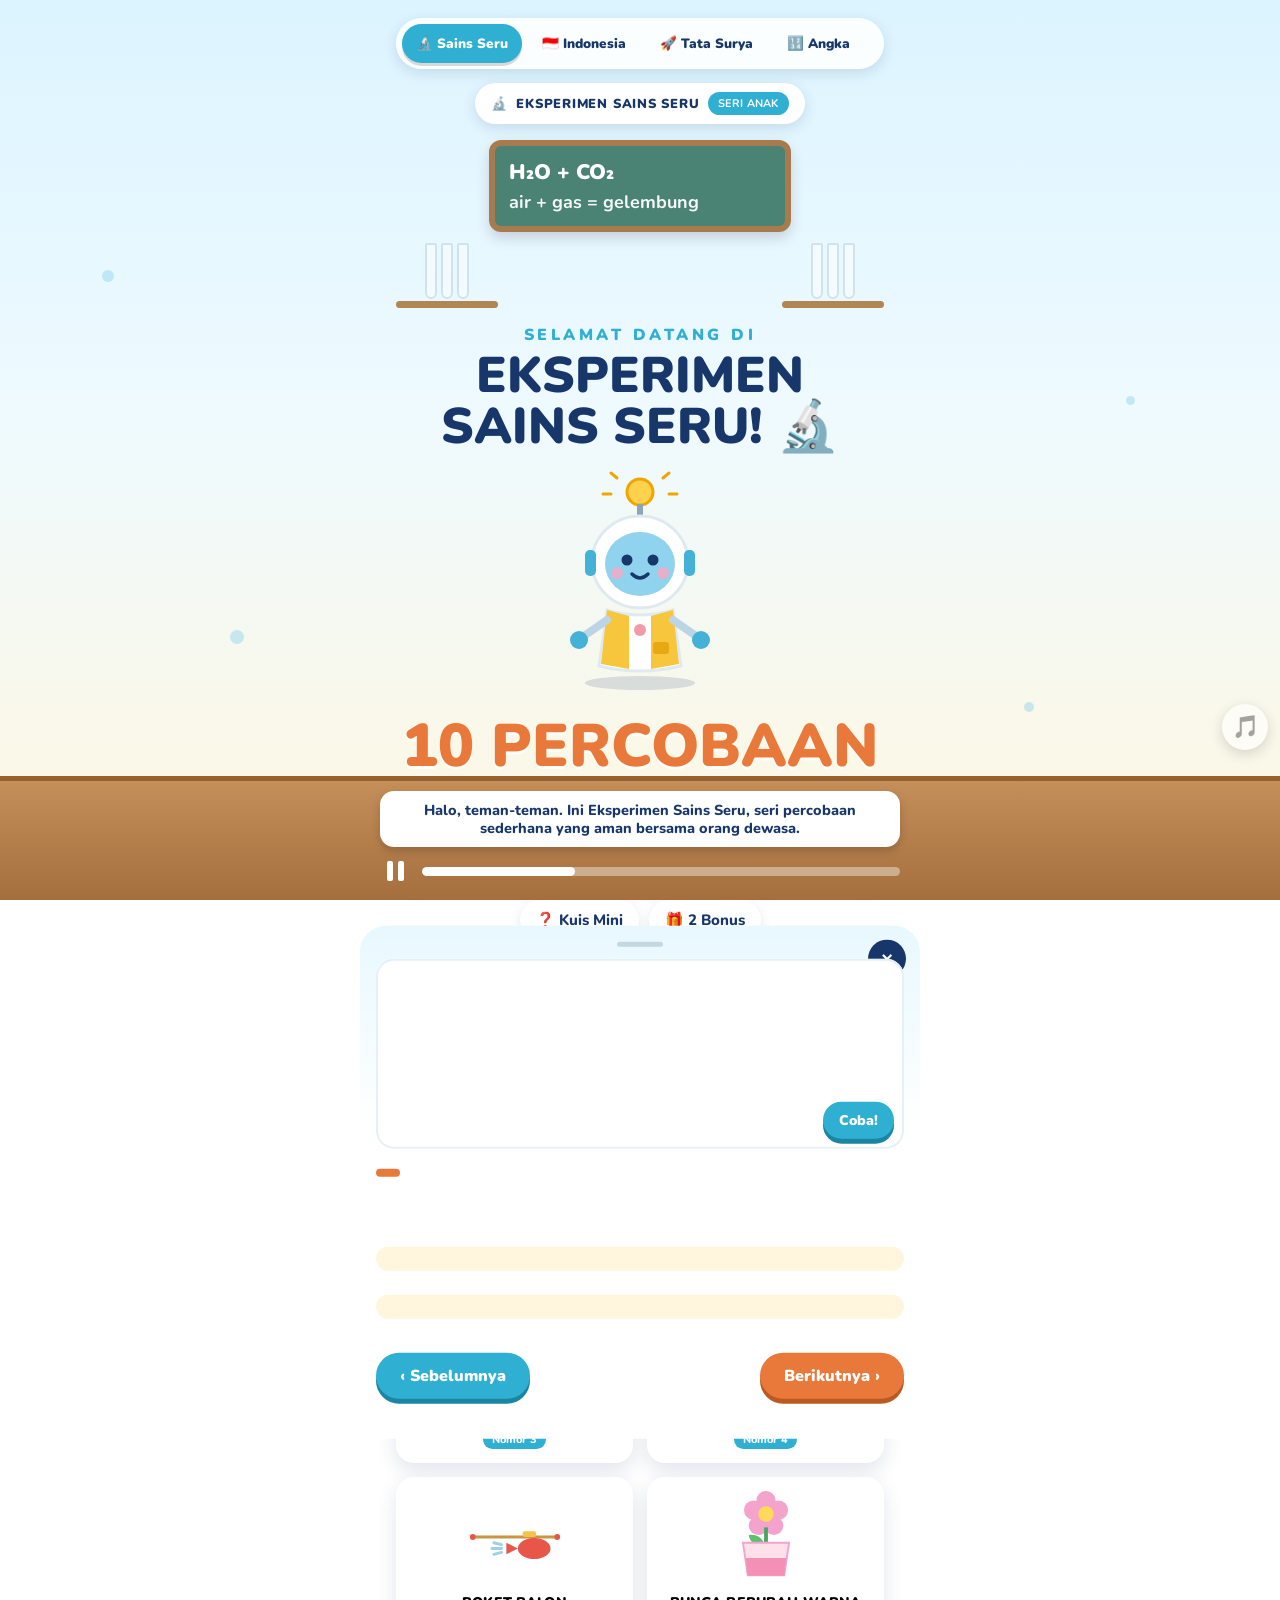
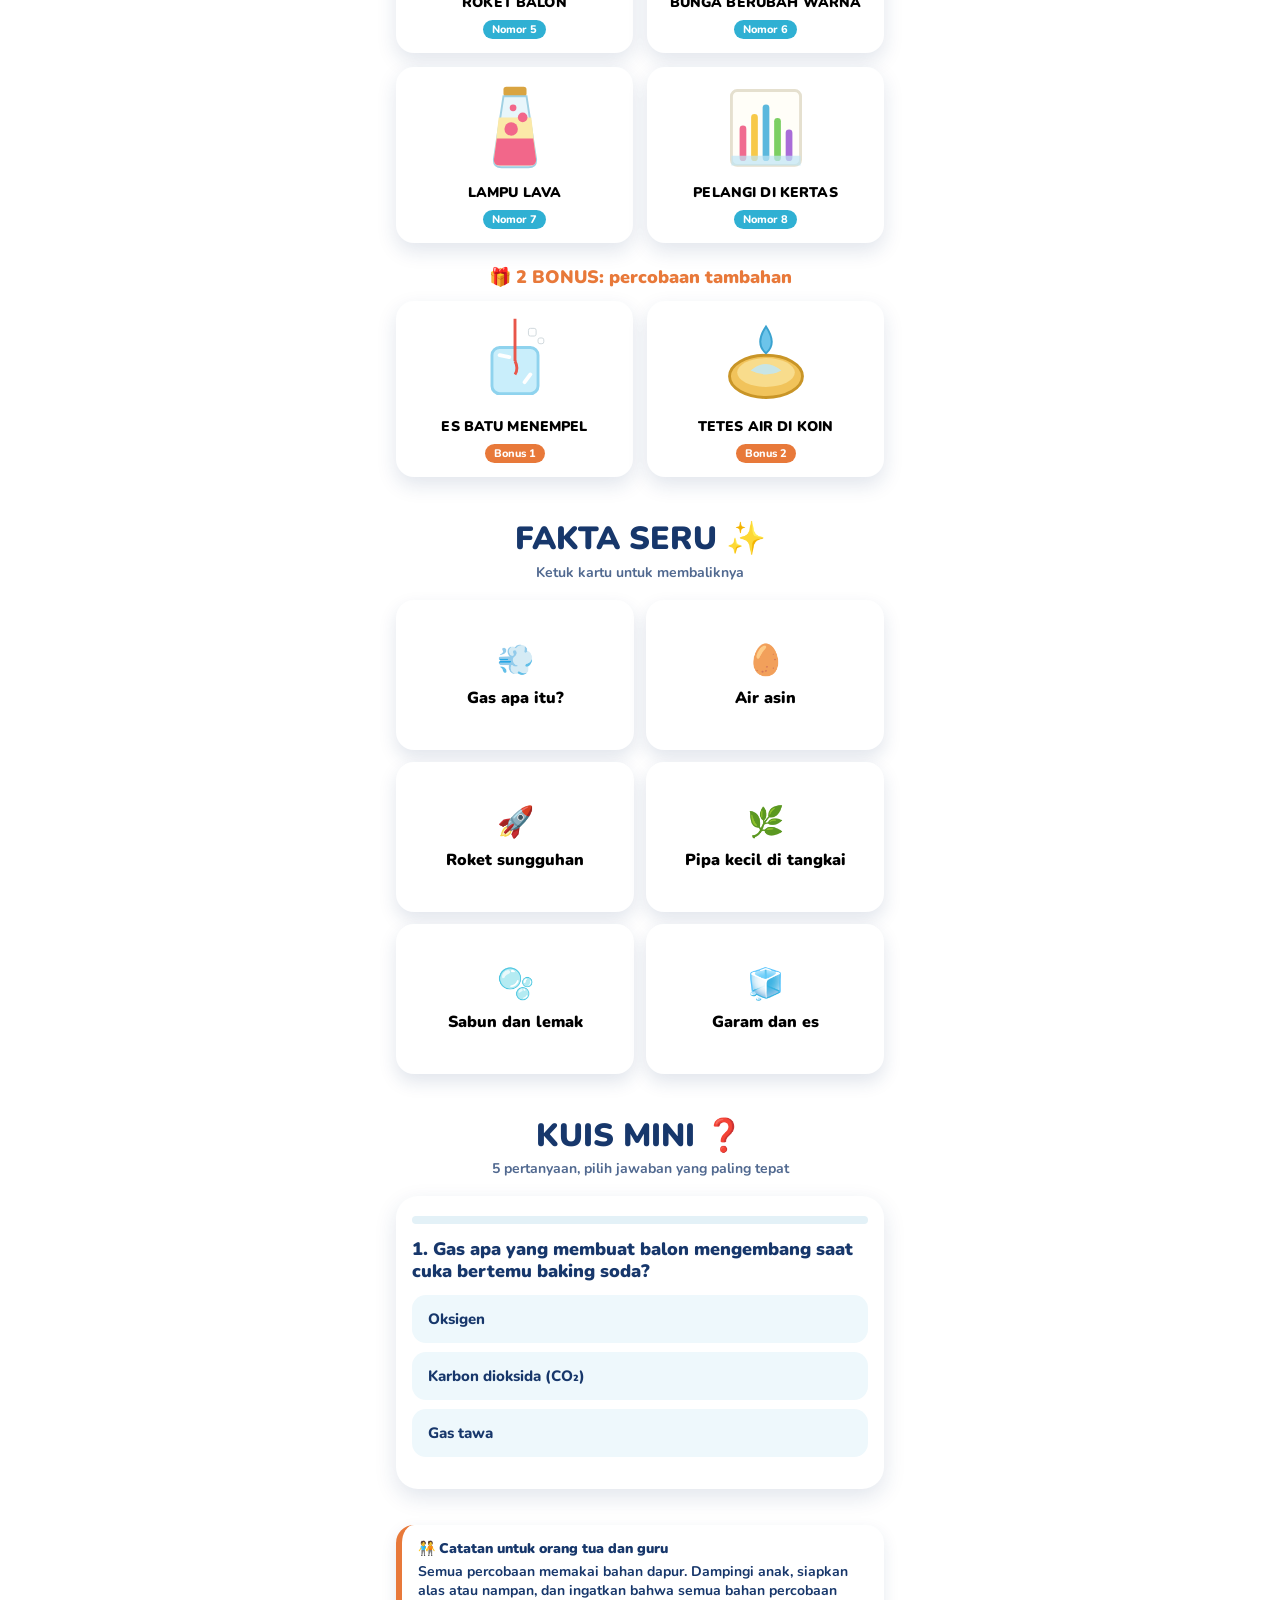
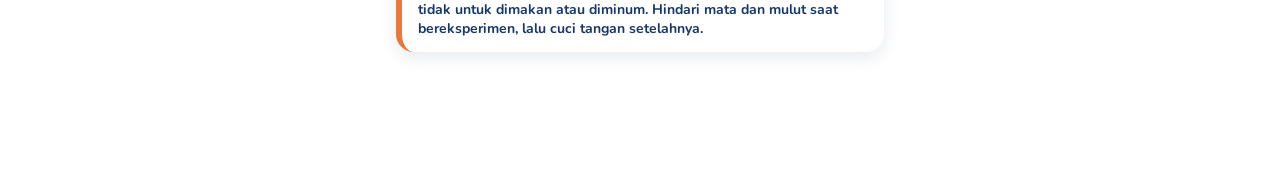
<file: seri-anak/index.html>
<!DOCTYPE html>
<html lang="id">
<head>
<meta charset="utf-8">
<meta name="viewport" content="width=device-width, initial-scale=1">
<title>Eksperimen Sains Seru - Seri Anak</title>
<link rel="preconnect" href="https://fonts.googleapis.com">
<link href="https://fonts.googleapis.com/css2?family=Nunito:wght@600;700;800;900&display=swap" rel="stylesheet">
<style>
:root{
  --navy:#17376b; --orange:#e8793a; --teal:#2fb0d3; --sky1:#dcf4ff; --sky2:#fff7df;
  --wood:#c58f5a; --wood-d:#a46f3d; --board:#4a8274; --board-b:#a87b4f; --card:#fff;
  --pink:#c2417a; --purple:#7a3fa0; --green:#2e9a5b;
}
*{box-sizing:border-box;-webkit-tap-highlight-color:transparent}
html{scroll-behavior:smooth}
body{margin:0;font-family:'Nunito',system-ui,sans-serif;color:var(--navy);
  background:linear-gradient(180deg,var(--sky1) 0%,#eefaff 45%,var(--sky2) 100%);background-attachment:fixed;
  padding-bottom:120px;overflow-x:hidden}
.wrap{max-width:520px;margin:0 auto;padding:18px 16px 0;position:relative}
.dots i{position:fixed;border-radius:50%;background:#9fd8ee;opacity:.55;pointer-events:none;animation:drift 9s ease-in-out infinite}
@keyframes drift{0%,100%{transform:translateY(0)}50%{transform:translateY(-14px)}}

/* pill */
.pill{display:flex;align-items:center;justify-content:center;gap:8px;background:#fff;border-radius:999px;padding:9px 16px;
  box-shadow:0 4px 14px rgba(23,55,107,.14);font-weight:900;font-size:13px;letter-spacing:.06em;margin:0 auto;width:fit-content;max-width:100%}
.pill b{background:var(--teal);color:#fff;border-radius:999px;padding:4px 10px;font-size:11px;letter-spacing:.02em}

/* chalkboard + shelves */
.stage{position:relative;margin-top:16px;min-height:150px}
.board{position:relative;width:62%;margin:0 auto;background:var(--board);border:6px solid var(--board-b);border-radius:12px;padding:12px 14px;color:#fff;
  box-shadow:0 6px 14px rgba(0,0,0,.15);z-index:2}
.board .f{font-weight:900;font-size:clamp(15px,4.6vw,21px)}
.board .t{font-weight:700;font-size:clamp(13px,4vw,18px);opacity:.95;margin-top:4px}
.shelf{position:absolute;bottom:-18px;width:21%;display:flex;flex-direction:column;align-items:center}
.shelf.l{left:0}.shelf.r{right:0}
.tubes{display:flex;gap:4px;align-items:flex-end}
.tube{width:12px;height:56px;border:2px solid #cfe3ee;border-radius:3px 3px 8px 8px;background:#f4fbff;position:relative;overflow:hidden}
.tube span{position:absolute;left:0;right:0;bottom:0;border-radius:0 0 6px 6px;animation:fill 4s ease-in-out infinite}
@keyframes fill{0%,100%{height:48%}50%{height:62%}}
.bar{height:7px;border-radius:5px;background:#b08752;width:100%;margin-top:2px}

h1,h2{margin:0}
.hello{text-align:center;margin-top:34px}
.hello small{display:block;font-weight:900;letter-spacing:.22em;color:var(--teal);font-size:clamp(12px,3.6vw,16px)}
.hello h1{font-size:clamp(34px,10vw,50px);line-height:1.02;font-weight:900;margin-top:4px}
.big{font-size:clamp(38px,12vw,60px);font-weight:900;color:var(--orange);text-align:center;line-height:1;margin:22px 0 14px;text-shadow:0 3px 0 rgba(255,255,255,.7)}
.chips{display:flex;flex-wrap:wrap;gap:10px;justify-content:center}
.chip{background:#fff;border-radius:999px;padding:10px 16px;font-weight:800;font-size:15px;box-shadow:0 4px 12px rgba(23,55,107,.12);border:0;font-family:inherit;color:var(--navy);cursor:pointer}
.chip:active{transform:scale(.96)}

/* robot */
.robot{display:block;margin:18px auto 0;width:170px;animation:bob 3s ease-in-out infinite;cursor:pointer}
@keyframes bob{0%,100%{transform:translateY(0)}50%{transform:translateY(-10px)}}
.bulb{animation:glow 2s ease-in-out infinite}
@keyframes glow{0%,100%{opacity:.55}50%{opacity:1}}
.shadow{width:110px;height:14px;border-radius:50%;background:rgba(23,55,107,.14);margin:-4px auto 0;animation:sh 3s ease-in-out infinite}
@keyframes sh{0%,100%{transform:scaleX(1)}50%{transform:scaleX(.8)}}

section{margin-top:44px;scroll-margin-top:74px}
.sec-title{font-size:clamp(24px,7.4vw,32px);font-weight:900;text-align:center;line-height:1.1}
.sec-sub{text-align:center;font-weight:700;opacity:.75;margin:6px 0 18px;font-size:14px}

/* grid cards */
.grid{display:grid;grid-template-columns:repeat(2,1fr);gap:14px}
.card{background:#fff;border-radius:18px;padding:12px 10px 14px;box-shadow:0 8px 20px rgba(23,55,107,.13);text-align:center;border:0;font-family:inherit;cursor:pointer;
  display:flex;flex-direction:column;align-items:center;gap:8px;transition:transform .15s}
.card:active{transform:scale(.96)}
.card:hover{transform:translateY(-3px)}
.card svg{width:100%;max-width:120px;height:96px}
.card .nm{font-weight:900;font-size:14px;letter-spacing:.01em;text-transform:uppercase}
.card .num{font-size:11px;font-weight:800;color:#fff;background:var(--teal);border-radius:999px;padding:2px 9px}
.card.bonus .num{background:var(--orange)}
.bonus-head{margin:22px 0 12px;text-align:center;font-weight:900;font-size:18px;color:var(--orange)}

/* fakta */
.facts{display:grid;grid-template-columns:repeat(2,1fr);gap:12px}
.flip{perspective:700px;height:150px;cursor:pointer;border:0;background:none;padding:0;font-family:inherit}
.flip .in{position:relative;width:100%;height:100%;transition:transform .5s;transform-style:preserve-3d}
.flip.on .in{transform:rotateY(180deg)}
.face{position:absolute;inset:0;border-radius:18px;backface-visibility:hidden;display:flex;align-items:center;justify-content:center;text-align:center;padding:12px;box-shadow:0 8px 18px rgba(23,55,107,.13)}
.face.fr{background:#fff;font-weight:900;font-size:16px;flex-direction:column;gap:6px}
.face.fr em{font-style:normal;font-size:30px}
.face.bk{background:var(--teal);color:#fff;transform:rotateY(180deg);font-weight:700;font-size:13.5px;line-height:1.35}

/* kuis */
.quiz{background:#fff;border-radius:22px;padding:20px 16px;box-shadow:0 8px 22px rgba(23,55,107,.13)}
.qprog{height:8px;border-radius:6px;background:#e3f1f7;overflow:hidden;margin-bottom:14px}
.qprog i{display:block;height:100%;background:var(--orange);width:0;transition:width .3s}
.qtext{font-weight:900;font-size:18px;line-height:1.25;margin-bottom:12px}
.opt{display:block;width:100%;text-align:left;font-family:inherit;font-weight:800;font-size:15px;color:var(--navy);background:#eef8fc;border:2px solid transparent;border-radius:14px;padding:12px 14px;margin-bottom:9px;cursor:pointer}
.opt.ok{background:#d9f5e3;border-color:var(--green)}
.opt.no{background:#ffe1e1;border-color:#d9534f}
.exp{font-weight:700;font-size:14px;background:#fff6dd;border-radius:12px;padding:10px 12px;margin-top:4px;display:none}
.btn{font-family:inherit;font-weight:900;font-size:16px;background:var(--orange);color:#fff;border:0;border-radius:999px;padding:12px 24px;cursor:pointer;box-shadow:0 5px 0 #b95a22}
.btn:active{transform:translateY(3px);box-shadow:0 2px 0 #b95a22}
.btn.alt{background:var(--teal);box-shadow:0 5px 0 #1a86a3}
.center{text-align:center;margin-top:12px}
.score{font-size:56px;font-weight:900;color:var(--orange);text-align:center}

.safe{margin-top:36px;background:#fff;border-radius:18px;padding:14px 16px;font-weight:700;font-size:14px;box-shadow:0 6px 16px rgba(23,55,107,.1);border-left:6px solid var(--orange)}
.safe b{display:block;font-weight:900;margin-bottom:4px}

/* sheet */
.veil{position:fixed;inset:0;background:rgba(10,30,60,.5);opacity:0;pointer-events:none;transition:opacity .25s;z-index:50}
.veil.on{opacity:1;pointer-events:auto}
.sheet{position:fixed;left:0;right:0;bottom:0;max-height:92vh;overflow:auto;background:linear-gradient(180deg,#e8f8ff,#fff 40%);border-radius:26px 26px 0 0;
  transform:translateY(105%);transition:transform .35s cubic-bezier(.2,.8,.2,1);z-index:60;padding:16px 16px 40px;max-width:560px;margin:0 auto}
.sheet.on{transform:none}
.grab{width:46px;height:5px;border-radius:4px;background:#c4d8e2;margin:0 auto 10px}
.x{position:absolute;right:14px;top:14px;width:38px;height:38px;border-radius:50%;border:0;background:#17376b;color:#fff;font-size:20px;font-weight:900;cursor:pointer}
.sheet h3{margin:0 44px 0 0;font-size:24px;font-weight:900;line-height:1.1}
.tagline{font-weight:800;color:var(--teal);font-size:13px;letter-spacing:.06em;margin-bottom:8px}
.demo{position:relative;background:#fff;border-radius:18px;height:190px;margin:12px 0;display:flex;align-items:center;justify-content:center;overflow:hidden;box-shadow:inset 0 0 0 2px #e3f1f7}
.demo svg{height:150px;width:auto;max-width:90%}
.demo .go{position:absolute;bottom:10px;right:10px;font-size:14px;padding:9px 16px}
.b{position:absolute;border-radius:50%;background:rgba(255,255,255,.85);border:2px solid var(--teal);animation:rise 1.8s ease-out forwards;pointer-events:none}
@keyframes rise{from{transform:translateY(0) scale(.5);opacity:1}to{transform:translateY(-150px) scale(1.2);opacity:0}}
.sp{position:absolute;font-size:22px;animation:pop 1.2s ease-out forwards;pointer-events:none}
@keyframes pop{from{transform:scale(.3);opacity:1}to{transform:translateY(-50px) scale(1.3);opacity:0}}
.slide{animation:zoom 1.4s ease-in forwards}
@keyframes zoom{to{transform:translateX(150px)}}
.h{font-weight:900;font-size:16px;margin:16px 0 8px;display:flex;align-items:center;gap:6px}
.mats{display:flex;flex-wrap:wrap;gap:7px}
.mats span{background:#fff;border-radius:999px;padding:6px 12px;font-weight:800;font-size:13.5px;box-shadow:0 2px 8px rgba(23,55,107,.1)}
.steps{list-style:none;margin:0;padding:0;counter-reset:s}
.steps li{display:flex;gap:10px;align-items:flex-start;background:#fff;border-radius:14px;padding:11px 12px;margin-bottom:8px;font-weight:700;font-size:15px;line-height:1.3;cursor:pointer;
  box-shadow:0 2px 8px rgba(23,55,107,.08);border:2px solid transparent}
.steps li::before{counter-increment:s;content:counter(s);flex:none;width:26px;height:26px;border-radius:50%;background:var(--teal);color:#fff;font-weight:900;display:flex;align-items:center;justify-content:center;font-size:14px}
.steps li.done{background:#e2f7ea;border-color:var(--green);text-decoration:line-through;opacity:.8}
.steps li.done::before{content:"\2713";background:var(--green)}
.why{background:#fff6dd;border-radius:16px;padding:12px 14px;font-weight:700;font-size:15px;line-height:1.4}
.adult{display:inline-block;background:var(--orange);color:#fff;border-radius:999px;padding:4px 12px;font-weight:900;font-size:12px}
.nav{display:flex;gap:10px;justify-content:space-between;margin-top:18px}

/* player bar */
.player{position:fixed;left:0;right:0;bottom:0;z-index:40;background:linear-gradient(180deg,var(--wood) 0,var(--wood-d) 100%);border-top:5px solid #94622f;padding:10px 14px 14px}
.player .in{max-width:520px;margin:0 auto}
.sub{background:#fff;border-radius:14px;padding:10px 14px;font-weight:800;font-size:14.5px;text-align:center;box-shadow:0 4px 10px rgba(0,0,0,.18);min-height:44px;display:flex;align-items:center;justify-content:center;line-height:1.25}
.ctl{display:flex;align-items:center;gap:12px;margin-top:9px}
.pp{width:30px;height:30px;border:0;background:none;padding:0;cursor:pointer;display:flex;gap:5px;align-items:center;justify-content:center}
.pp i{width:6px;height:20px;background:#fff;border-radius:2px}
.pp.paused i:first-child{width:0;height:0;background:none;border-left:16px solid #fff;border-top:10px solid transparent;border-bottom:10px solid transparent;border-radius:0}
.pp.paused i:last-child{display:none}
.track{flex:1;height:9px;border-radius:6px;background:rgba(255,255,255,.4);overflow:hidden}
.track i{display:block;height:100%;width:0;background:#fff;border-radius:6px}


/* ---------- switcher ---------- */
.tabs{position:sticky;top:0;z-index:30;display:flex;gap:6px;background:rgba(255,255,255,.88);backdrop-filter:blur(8px);padding:6px;border-radius:999px;box-shadow:0 4px 14px rgba(23,55,107,.14);margin:0 auto 14px;max-width:100%;overflow-x:auto;scrollbar-width:none}
.tabs::-webkit-scrollbar{display:none}
.tab{flex:none;white-space:nowrap;border:0;font-family:inherit;font-weight:900;font-size:13.5px;padding:10px 14px;border-radius:999px;background:transparent;color:var(--navy);cursor:pointer;transition:background .2s,color .2s}
.tab.on{background:var(--teal);color:#fff;box-shadow:0 3px 0 rgba(0,0,0,.15)}
.view{display:none}.view.on{display:block}

/* ---------- tema Keliling Indonesia ---------- */
body.indo{--navy:#27491f;--teal:#e5484d;--orange:#e07a2f;--pink:#a24a1a;--purple:#7a3fa0;
  background:linear-gradient(180deg,#c9ecff 0%,#e9f8ff 38%,#fdf2c4 72%,#fcecb4 100%);background-attachment:fixed}
body.indo .sec-title,body.indo .hello h1,body.indo .hello small,body.hewan .sec-title,body.hewan .hello h1,body.hewan .hello small{color:#245a1d}
body.hewan .hello small,body.indo .hello small{letter-spacing:.04em;font-size:clamp(20px,6vw,28px)}
body.indo .player{background:linear-gradient(180deg,#4cc3de 0,#2c9cc3 100%);border-top:5px solid #2688ad}
body.indo .track{background:rgba(255,255,255,.4)}
body.indo .sheet{background:linear-gradient(180deg,#dff4ff,#fff 40%)}
body.indo .x{background:#27491f}
.decor{display:none;position:fixed;inset:0;pointer-events:none;z-index:0;overflow:hidden}
body.indo .d-indo,body.hewan .d-indo{display:block}
body.space .d-space{display:block}
body.space .dots{display:none}
.sun{position:absolute;right:-30px;top:70px;width:130px;height:130px;border-radius:50%;background:#f8c93c;box-shadow:0 0 0 22px rgba(248,201,60,.25);animation:sunp 6s ease-in-out infinite}
@keyframes sunp{0%,100%{transform:scale(1)}50%{transform:scale(1.06)}}
.cloud{position:absolute;width:120px;height:34px;border-radius:30px;background:#fff;opacity:.9;filter:blur(1px);animation:cl 28s linear infinite}
.cloud::before{content:"";position:absolute;left:22px;top:-16px;width:56px;height:40px;border-radius:50%;background:#fff}
@keyframes cl{from{transform:translateX(-160px)}to{transform:translateX(560px)}}
.isle{position:absolute;bottom:96px}
.isle svg{display:block}
.wrap,.player{position:relative}
.player{position:fixed}
.wrap{z-index:1}
.gara{display:block;margin:18px auto 0;width:190px;animation:bob 3s ease-in-out infinite;cursor:pointer}
.gara.hop{animation:hop .7s ease-out}
@keyframes hop{0%{transform:translateY(0)}35%{transform:translateY(-40px) rotate(-4deg)}70%{transform:translateY(0) rotate(3deg)}100%{transform:none}}
.pill.indo b{background:#e5484d}
.tk{background:#fff;border-radius:22px;padding:20px 16px;box-shadow:0 8px 22px rgba(23,55,107,.13);text-align:center}
.tk .lab{display:inline-block;background:#ffd24d;color:#6b4a00;font-weight:900;border-radius:999px;padding:5px 14px;font-size:13px;letter-spacing:.04em}
.tkq{font-weight:900;font-size:19px;line-height:1.25;margin:12px 0}
.tka{display:none;background:#e8f7e4;border-radius:14px;padding:12px;font-weight:700;font-size:15px;line-height:1.35;margin-bottom:8px}


/* ---------- tema Tata Surya ---------- */
body.space{--navy:#2a1a6b;--teal:#7b61ff;--orange:#ff7b72;
  background:linear-gradient(180deg,#1a1050 0%,#241766 55%,#2b1d6e 100%);background-attachment:fixed;color:#2a1a6b}
body.space .sec-title,body.space .sp-title{color:#fff}
body.space .sec-sub{color:#fff;opacity:.7}
body.space .bonus-head{color:#ffb36b}
body.space .btn{box-shadow:0 5px 0 #c4514a}
body.space .btn.alt{box-shadow:0 5px 0 #5a43c9}
body.space .pill{background:rgba(255,255,255,.08);color:#fff;border:1px solid rgba(255,255,255,.22);box-shadow:none;margin:0}
body.space .tab.on{box-shadow:0 3px 0 rgba(0,0,0,.2)}
body.space .player{background:linear-gradient(180deg,#2a1b66,#1f1450);border-top:3px solid rgba(255,255,255,.15)}
body.space .sub{background:#d8d0ee;color:#2a1a6b;border:2px solid #e3b05a}
body.space .sheet{color:#2a1a6b}
.d-space i{position:absolute;border-radius:50%;background:#fff;opacity:.8;animation:tw 4s ease-in-out infinite}
@keyframes tw{0%,100%{opacity:.25}50%{opacity:1}}
.neb{position:absolute;width:320px;height:320px;border-radius:50%;filter:blur(70px);opacity:.35}
.sp-title{font-size:clamp(30px,9vw,42px);font-weight:900;text-align:center;line-height:1.1;margin:0}
.hook{display:flex;justify-content:center;align-items:center;gap:14px;margin-top:10px}
.hook .rk{width:150px;animation:bob 3s ease-in-out infinite;cursor:pointer}
.hook .rk.hop{animation:hop .7s ease-out}
.hook .col{display:flex;flex-direction:column;align-items:center;gap:0}
.hook .hp svg{width:100%;display:block}
.flame{animation:fl .5s ease-in-out infinite alternate;transform-origin:70px 146px}
@keyframes fl{from{transform:scaleY(.8)}to{transform:scaleY(1.15)}}
.num10{font-size:clamp(76px,24vw,116px);font-weight:900;text-align:center;line-height:1;margin-top:26px;background:linear-gradient(180deg,#ffb36b,#f58aa0);-webkit-background-clip:text;background-clip:text;color:transparent}
.gobtn{font-family:inherit;font-weight:900;font-size:20px;color:#fff;border:0;border-radius:999px;padding:16px 34px;margin-top:20px;cursor:pointer;background:linear-gradient(90deg,#f7776f,#f88aa0);box-shadow:0 10px 26px rgba(247,119,111,.45)}
.gobtn:active{transform:scale(.97)}
.mmenu{display:flex;flex-direction:column;gap:16px;margin-top:20px}
.mcard{display:flex;align-items:center;gap:14px;background:#fff;border:0;border-radius:18px;padding:16px;text-align:left;font-family:inherit;cursor:pointer;box-shadow:0 8px 20px rgba(0,0,0,.25);color:#2a1a6b}
.mcard .ci{flex:none;width:52px;height:52px;border-radius:50%;display:flex;align-items:center;justify-content:center;font-size:24px}
.mcard b{display:block;font-size:20px;font-weight:900}
.mcard small{display:block;font-size:14px;font-weight:700;color:#6a5aa8;margin-top:2px}
.pgrid{display:grid;grid-template-columns:repeat(4,1fr);gap:18px 6px}
.pgrid.two{grid-template-columns:repeat(2,1fr);max-width:260px;margin:0 auto}
.planet{background:none;border:0;padding:0;font-family:inherit;cursor:pointer;display:flex;flex-direction:column;align-items:center;gap:4px}
.planet .pi{width:100%;max-width:86px;transition:transform .2s}
.planet:active .pi,.planet:hover .pi{transform:scale(1.12)}
.planet .pl{background:#fff;color:#2a1a6b;font-weight:900;font-size:12px;border-radius:999px;padding:4px 9px;box-shadow:0 3px 8px rgba(0,0,0,.25)}
.pgrid .pi svg{width:100%;display:block;overflow:visible}

body.hewan{--navy:#2f4a1f;--teal:#30a030;--orange:#e0783a;--pink:#a24a1a;background:linear-gradient(180deg,#e8f6de 0%,#fcf2c4 55%,#fee2a0 100%);background-attachment:fixed}
body.hewan .player{background:linear-gradient(180deg,#7ccb52,#4c9f31);border-top:5px solid #3f8a27}
body.hewan .x{background:#26591c}
body.angka{--navy:#3b2a63;--teal:#7a5bb5;--orange:#f2873a;--pink:#d1478a;background:linear-gradient(180deg,#fbeefa,#e9f3ff);background-attachment:fixed}
body.angka .player{background:linear-gradient(180deg,#9a7bd6,#7a5bb5);border-top:5px solid #634a9a}
.card img{width:100%;max-width:120px;height:96px;object-fit:contain}
.demo img{height:150px;width:auto;max-width:90%;object-fit:contain}
.grid>.card:last-child:nth-child(odd){grid-column:1/-1;justify-self:center;width:calc(50% - 7px)}
.hewan-m{width:170px;height:auto;display:block;margin:14px auto 0;cursor:pointer;animation:bob 2.6s ease-in-out infinite}
.hewan-m.hop{animation:hop .7s ease-out}
.sq .qt{font-weight:800;font-size:16px;margin-bottom:8px}
.sq .opt{margin-bottom:7px}

/* ---------- pemutar animasi Angka ---------- */
.applayer{background:#fff;border-radius:22px;box-shadow:0 8px 22px rgba(122,91,181,.25);overflow:hidden;border:3px solid var(--c,#7a5bb5);margin:12px 0}
.apstage{position:relative;min-height:300px;padding:14px 10px 8px;display:flex;flex-direction:column;align-items:center;justify-content:center;gap:10px;background:repeating-linear-gradient(#fff 0 31px,#efe9fb 31px 32px);text-align:center}
.aphead{font-weight:900;font-size:22px;line-height:1.1;color:#3b2a63}
.aprow{display:flex;flex-wrap:wrap;justify-content:center;align-items:flex-end;gap:8px 10px;max-width:100%}
.apt{display:flex;flex-direction:column;align-items:center;font-size:36px;line-height:1;opacity:0;transform:scale(.2);animation:appop .5s cubic-bezier(.3,1.6,.5,1) forwards;position:relative}
.apt b{font-size:14px;color:#6b5a93;margin-top:3px;font-weight:800;min-height:17px}
.apt.big{font-size:78px}
.apt.num{font-size:40px;font-weight:900;color:var(--c,#7a5bb5)}
.apt.ev{color:#e05252}.apt.od{color:#2f8fd1}
.apt.op{font-size:30px;font-weight:900;color:#6b5a93}
.apt.res{font-size:34px;font-weight:900;color:#fff;background:#25a85a;border-radius:999px;min-width:54px;height:54px;padding:0 14px;display:flex;align-items:center;justify-content:center;box-shadow:0 6px 14px #25a85a55}
.apt.q{font-size:40px;color:var(--c,#7a5bb5)}
.apt.coin{font-size:16px;font-weight:900;background:#ffe39a;border:3px solid #e8b630;border-radius:14px;padding:10px 9px;color:#7a5a00}
.apt.x::after{content:"";position:absolute;left:-4px;right:-4px;top:38%;height:5px;border-radius:3px;background:#e24b4b;transform:scaleX(0);animation:apcross .4s ease forwards;animation-delay:var(--xd)}
.apt.x{animation-name:appop,apfade;animation-duration:.5s,.5s;animation-fill-mode:forwards,forwards;animation-delay:var(--d),var(--xd)}
@keyframes appop{to{opacity:1;transform:scale(1)}}
@keyframes apcross{to{transform:scaleX(1)}}
@keyframes apfade{from{opacity:1}to{opacity:.35}}
.apnote{background:#fff7d6;border:2px dashed #f0c64a;border-radius:16px;padding:8px 14px;font-weight:800;font-size:14.5px;max-width:94%;opacity:0;animation:appop .5s forwards;animation-delay:var(--nd);color:#3b2a63}
.apcap{background:#fff;border-radius:16px;box-shadow:0 4px 14px rgba(59,42,99,.18);margin:0 10px 10px;padding:10px 14px;font-weight:800;font-size:15.5px;line-height:1.25;text-align:center;min-height:54px;display:flex;align-items:center;justify-content:center;color:#3b2a63}
.apctrl{display:flex;align-items:center;gap:7px;padding:0 10px 12px}
.apctrl button{appearance:none;border:0;background:var(--c,#7a5bb5);color:#fff;border-radius:999px;width:42px;height:42px;font-size:17px;cursor:pointer;font-weight:900;flex:none;font-family:inherit}
.apctrl button.ghost{background:#efe9fb;color:#3b2a63}
.apctrl button.on{background:#25a85a;color:#fff}
.apdots{flex:1;display:flex;gap:5px;justify-content:center}
.apdots i{height:8px;flex:1;max-width:34px;border-radius:99px;background:#e2d9f3;cursor:pointer;position:relative;overflow:hidden}
.apdots i.done{background:var(--c,#7a5bb5)}
.apdots i.cur::after{content:"";position:absolute;inset:0;background:var(--c,#7a5bb5);transform-origin:left;animation:approg var(--dur) linear forwards;animation-play-state:var(--ps,running)}
@keyframes approg{from{transform:scaleX(0)}to{transform:scaleX(1)}}
.apcover{position:absolute;inset:0;background:rgba(255,255,255,.92);display:flex;flex-direction:column;align-items:center;justify-content:center;gap:10px;z-index:3;cursor:pointer;border:0;font-family:inherit;color:#3b2a63}
.apcover .pl{width:80px;height:80px;border-radius:50%;background:var(--c,#7a5bb5);color:#fff;display:flex;align-items:center;justify-content:center;font-size:34px;box-shadow:0 10px 22px rgba(59,42,99,.35)}
.apcover span{font-weight:900;font-size:17px}
.apcover[hidden]{display:none}

.apt svg{max-width:150px;height:auto}
.apt.ico svg{width:150px;height:150px;max-width:none}
.apt.ico img{height:150px;width:auto;object-fit:contain}
.apt.chp{font-size:14.5px;font-weight:900;background:#fff;border:2px solid var(--c,#7a5bb5);border-radius:999px;padding:7px 13px;color:#3b2a63;line-height:1.1;box-shadow:0 3px 8px rgba(59,42,99,.12)}
@media (prefers-reduced-motion:reduce){*{animation:none!important;transition:none!important}}
.mbtn{position:fixed;right:12px;bottom:150px;z-index:45;width:46px;height:46px;border-radius:50%;border:0;background:#fff;box-shadow:0 4px 14px rgba(0,0,0,.25);font-size:22px;cursor:pointer;font-family:inherit}
.mbtn.off{opacity:.6;filter:grayscale(1)}
</style>
</head>
<body>
<div class="dots" aria-hidden="true">
  <i style="width:12px;height:12px;left:8%;top:30%"></i><i style="width:9px;height:9px;left:88%;top:44%;animation-delay:-3s"></i>
  <i style="width:14px;height:14px;left:18%;top:70%;animation-delay:-5s"></i><i style="width:10px;height:10px;left:80%;top:78%;animation-delay:-2s"></i>
</div>
<div class="decor d-indo" aria-hidden="true">
  <div class="sun"></div>
  <div class="cloud" style="top:110px;animation-delay:-6s"></div>
  <div class="cloud" style="top:260px;width:90px;animation-duration:38s;animation-delay:-20s"></div>
  <div class="isle" style="left:-26px"><svg width="130" height="76" viewBox="0 0 120 70"><ellipse cx="60" cy="52" rx="56" ry="14" fill="#6fbf59"/><ellipse cx="50" cy="48" rx="40" ry="10" fill="#8fd36f"/><path d="M62 48V28" stroke="#4a8a3a" stroke-width="4"/><path d="M62 28q-14-2-18 6M62 28q14-2 18 6" stroke="#3f8a3c" stroke-width="5" fill="none" stroke-linecap="round"/></svg></div>
  <div class="isle" style="right:-20px;bottom:130px"><svg width="110" height="64" viewBox="0 0 120 70"><ellipse cx="60" cy="52" rx="56" ry="14" fill="#6fbf59"/><ellipse cx="50" cy="48" rx="40" ry="10" fill="#8fd36f"/><path d="M62 48V28" stroke="#4a8a3a" stroke-width="4"/><path d="M62 28q-14-2-18 6M62 28q14-2 18 6" stroke="#3f8a3c" stroke-width="5" fill="none" stroke-linecap="round"/></svg></div>
</div>
<div class="decor d-space" id="stars" aria-hidden="true"><div class="neb" style="left:-120px;top:120px;background:#6a3a7a"></div><div class="neb" style="right:-140px;top:55%;background:#2c4fa3"></div></div>

<div class="wrap">
  <nav class="tabs" id="tabs" aria-label="Pilih seri"></nav>
  <div id="views"></div>
</div>

<button class="mbtn off" id="mbtn" aria-label="Musik latar">🎵</button>
<div class="veil" id="veil"></div>
<div class="sheet" id="sheet" role="dialog" aria-modal="true" aria-labelledby="st">
  <div class="grab"></div><button class="x" id="close" aria-label="Tutup">×</button>
  <div class="tagline" id="sn"></div>
  <h3 id="st"></h3>
  <div id="g-player" style="display:none"><div class="applayer" id="applayer"><div class="apstage"><div id="apin" style="display:contents"></div><button class="apcover" id="apcover"><div class="pl">▶</div><span>Putar video</span></button></div><div class="apcap" id="apcap"></div><div class="apctrl"><button class="ghost" id="apprev" aria-label="Adegan sebelumnya">⏮</button><button id="applay" aria-label="Putar atau jeda">▶</button><button class="ghost" id="apnext" aria-label="Adegan berikutnya">⏭</button><div class="apdots" id="apdots"></div><button class="ghost" id="apvsel" aria-label="Ganti suara">🎙️</button><button class="ghost" id="apvoice" aria-label="Suara narasi">🔇</button></div></div></div>
  <div class="demo" id="demo"><div id="ico"></div><button class="btn alt go" id="go">Coba!</button></div>
  <span class="adult" id="adult"></span>
  <div id="g-mats"><div class="h" id="h-mats"></div><div class="mats" id="mats"></div></div>
  <div id="g-steps"><div class="h"><span id="h-steps"></span> <small id="sp" style="font-weight:800;opacity:.6"></small></div><ol class="steps" id="steps"></ol></div>
  <div id="g-fact"><div class="h" id="h-fact"></div><div class="why" id="fact"></div></div>
  <div id="g-why"><div class="h" id="h-why"></div><div class="why" id="why"></div></div>
  <div id="g-q"><div class="h" id="h-q"></div><div class="sq" id="sq"></div></div>
  <div class="nav"><button class="btn alt" id="prev">‹ Sebelumnya</button><button class="btn" id="next">Berikutnya ›</button></div>
</div>

<div class="player">
  <div class="in">
    <div class="sub" id="sub"></div>
    <div class="ctl"><button class="pp" id="pp" aria-label="Jeda teks"><i></i><i></i></button><div class="track"><i id="tr"></i></div></div>
  </div>
</div>

<script>
const $=s=>document.querySelector(s), $$=s=>[...document.querySelectorAll(s)];
const S=(b)=>`<svg viewBox="0 0 100 100" xmlns="http://www.w3.org/2000/svg">${b}</svg>`;

/* =================== IKON SAINS =================== */
const IC={
volcano:S(`<g fill="#f08aa0"><circle cx="40" cy="14" r="3"/><circle cx="55" cy="8" r="2.5"/><circle cx="48" cy="20" r="4" fill="#ff7d5c"/></g><path d="M18 88L40 36h20l22 52z" fill="#8a5a3a"/><path d="M38 38q12-8 24 0l-4 8h-16z" fill="#ff6b4a"/><path d="M46 46q-4 18-8 40M58 46q4 18 8 40" stroke="#ff6b4a" stroke-width="4" stroke-linecap="round" fill="none" opacity=".85"/><circle cx="46" cy="68" r="2.4" fill="#3a2418"/><circle cx="58" cy="68" r="2.4" fill="#3a2418"/><path d="M48 74q4 3 8 0" stroke="#3a2418" stroke-width="2" fill="none" stroke-linecap="round"/><ellipse cx="50" cy="90" rx="38" ry="4" fill="#dde7ee"/>`),
balon:S(`<circle cx="50" cy="26" r="19" fill="#f46a99"/><path d="M50 45l-4 6h8z" fill="#d94a7c"/><rect x="43" y="50" width="14" height="12" fill="#e8f6fb" stroke="#9fd0e3" stroke-width="2"/><path d="M43 62q-16 8-16 24h46q0-16-16-24z" fill="#e8f6fb" stroke="#9fd0e3" stroke-width="2"/><path d="M31 76h38v10H31z" fill="#58d6c2"/><circle cx="42" cy="73" r="2" fill="#fff"/><circle cx="55" cy="70" r="2.5" fill="#fff"/>`),
susu:S(`<ellipse cx="50" cy="60" rx="42" ry="26" fill="#f4f1ea" stroke="#d9d4c8" stroke-width="3"/><ellipse cx="50" cy="58" rx="34" ry="19" fill="#fffdf6"/><circle cx="36" cy="54" r="7" fill="#f7c948"/><circle cx="52" cy="48" r="7" fill="#5bb8dd"/><circle cx="62" cy="62" r="7" fill="#f06c8f"/><circle cx="43" cy="66" r="6" fill="#7ccf62"/><path d="M60 18l-12 36" stroke="#d8a15f" stroke-width="4" stroke-linecap="round"/><circle cx="50" cy="54" r="3.5" fill="#fff"/>`),
telur:S(`<path d="M12 22h30l-3 62H15z" fill="#d4effa" stroke="#9fd0e3" stroke-width="2"/><path d="M58 22h30l-3 62H61z" fill="#bfe6f6" stroke="#9fd0e3" stroke-width="2"/><path d="M13 34h28l-2 50H15z" fill="#bfe6f6"/><ellipse cx="27" cy="72" rx="8" ry="10" fill="#fff3dc" stroke="#e5cfa0" stroke-width="2"/><ellipse cx="73" cy="46" rx="8" ry="10" fill="#fff3dc" stroke="#e5cfa0" stroke-width="2"/><g fill="#fff" opacity=".9"><circle cx="66" cy="74" r="1.6"/><circle cx="74" cy="78" r="1.6"/><circle cx="80" cy="72" r="1.6"/></g>`),
roket:S(`<path d="M6 50h88" stroke="#c8963e" stroke-width="3"/><circle cx="6" cy="50" r="3" fill="#e8564a"/><circle cx="94" cy="50" r="3" fill="#e8564a"/><rect x="58" y="44" width="14" height="6" rx="2" fill="#f3c44a"/><ellipse cx="70" cy="62" rx="17" ry="11" fill="#e8564a"/><path d="M53 62l-12-6v12z" fill="#e8564a"/><path d="M36 58l-8-2M36 62h-10M36 66l-8 2" stroke="#9fd0e3" stroke-width="3" stroke-linecap="round"/>`),
bunga:S(`<g transform="translate(50 26)"><g fill="#f4a3cc"><circle cx="0" cy="-14" r="10"/><circle cx="13" cy="-4" r="10"/><circle cx="8" cy="12" r="10"/><circle cx="-8" cy="12" r="10"/><circle cx="-13" cy="-4" r="10"/></g><circle r="8" fill="#ffd95a"/></g><path d="M50 40v46" stroke="#4aa65c" stroke-width="4"/><path d="M50 62q-16-2-18-14 14-2 18 14z" fill="#5cc06f"/><path d="M26 56h48l-5 34H31z" fill="#fde0ea" stroke="#f4a3cc" stroke-width="2"/><path d="M29 72h42l-2 18H31z" fill="#f48fb5"/>`),
lava:S(`<rect x="38" y="8" width="24" height="10" rx="3" fill="#d9a441"/><path d="M38 18h24l10 66q0 8-8 8H36q-8 0-8-8z" fill="#e8f6fb" stroke="#9fd0e3" stroke-width="2"/><path d="M33 40h34l5 44q0 6-6 6H34q-6 0-6-6z" fill="#fbe9a8"/><path d="M31 62h38l3 22q0 6-6 6H34q-6 0-6-6z" fill="#f2678a"/><circle cx="46" cy="52" r="7" fill="#f2678a"/><circle cx="58" cy="40" r="5" fill="#f2678a"/><circle cx="48" cy="30" r="3.5" fill="#f2678a"/>`),
kertas:S(`<rect x="14" y="12" width="72" height="78" rx="6" fill="#fffef8" stroke="#e5e0cf" stroke-width="3"/><g stroke-linecap="round" stroke-width="7" fill="none"><path d="M26 82V52" stroke="#f06c8f"/><path d="M38 82V40" stroke="#f7c948"/><path d="M50 82V30" stroke="#5bb8dd"/><path d="M62 82V44" stroke="#7ccf62"/><path d="M74 82V56" stroke="#a96cd8"/></g><path d="M14 80h72v10H14z" fill="#bfe6f6" opacity=".7"/>`),
es:S(`<rect x="26" y="36" width="48" height="48" rx="8" fill="#c9eefb" stroke="#8fd3ee" stroke-width="3"/><path d="M34 44l10 2M60 72l6-8" stroke="#fff" stroke-width="4" stroke-linecap="round"/><path d="M50 6v44" stroke="#e8564a" stroke-width="3"/><path d="M50 50q4 8 0 14" stroke="#e8564a" stroke-width="3" fill="none"/><g fill="#fff" stroke="#cfd8dc"><rect x="64" y="16" width="8" height="8" rx="2"/><rect x="74" y="26" width="6" height="6" rx="2"/></g>`),
koin:S(`<ellipse cx="50" cy="66" rx="38" ry="22" fill="#f1c35b" stroke="#c99527" stroke-width="3"/><ellipse cx="50" cy="62" rx="30" ry="15" fill="#f8dc8c"/><path d="M50 14q12 18 0 28q-12-10 0-28z" fill="#6cc4ea" stroke="#3aa2cf" stroke-width="2"/><path d="M34 60q16-14 32 0q-16 8-32 0z" fill="#bfe6f6" opacity=".85"/>`),
/* =================== IKON INDONESIA =================== */
monas:S(`<ellipse cx="50" cy="92" rx="34" ry="4" fill="#dde7ee"/><rect x="24" y="78" width="52" height="12" rx="2" fill="#8fa8d0"/><rect x="40" y="70" width="20" height="10" fill="#a9bde0"/><path d="M46 70L48 24h4l2 46z" fill="#e6edf5" stroke="#c9d6e6" stroke-width="2"/><rect x="43" y="20" width="14" height="5" rx="1" fill="#bfcbe0"/><path d="M50 3q9 10 0 17q-9-7 0-17z" fill="#f7c93e"/><circle cx="48" cy="46" r="1.6" fill="#333"/><circle cx="53" cy="46" r="1.6" fill="#333"/><path d="M48.5 50q2 2 4 0" stroke="#333" fill="none" stroke-width="1.4"/><rect x="47" y="82" width="6" height="8" fill="#8a5a3a"/>`),
pura:S(`<ellipse cx="50" cy="92" rx="36" ry="4" fill="#e3dccb"/><path d="M40 10h20l-4 8H44z" fill="#6b3f26"/><path d="M34 24h32l-4 9H38z" fill="#7a4a2e"/><path d="M28 40h44l-5 10H33z" fill="#6b3f26"/><rect x="34" y="50" width="32" height="38" fill="#b0653a"/><circle cx="43" cy="68" r="2" fill="#2d1a10"/><circle cx="57" cy="68" r="2" fill="#2d1a10"/><ellipse cx="50" cy="78" rx="5" ry="7" fill="#2d1a10"/><circle cx="39" cy="73" r="3" fill="#f08a8a" opacity=".7"/><circle cx="61" cy="73" r="3" fill="#f08a8a" opacity=".7"/><path d="M20 90V62l8-4v32zM80 90V62l-8-4v32z" fill="#8a4f2f"/><path d="M74 30v-14l12 4-12 4" fill="#e04a4a"/><circle cx="50" cy="5" r="2.5" fill="#f7c93e"/>`),
candi:S(`<ellipse cx="50" cy="91" rx="44" ry="4" fill="#ddd6cf"/><rect x="8" y="76" width="84" height="12" rx="3" fill="#8e8579"/><rect x="18" y="64" width="64" height="12" rx="3" fill="#a39a8c"/><rect x="26" y="52" width="48" height="12" rx="3" fill="#8e8579"/><rect x="34" y="42" width="32" height="10" rx="3" fill="#a39a8c"/><path d="M38 42a12 12 0 0 1 24 0z" fill="#8e8579"/><path d="M47 30a3 3 0 0 1 6 0z" fill="#8e8579"/><path d="M50 22v8" stroke="#8e8579" stroke-width="2"/><path d="M20 52a5 5 0 0 1 10 0z M70 52a5 5 0 0 1 10 0z" fill="#8e8579"/><circle cx="42" cy="70" r="1.8" fill="#333"/><circle cx="58" cy="70" r="1.8" fill="#333"/><path d="M46 74q4 3 8 0" stroke="#333" fill="none" stroke-width="1.6"/><circle cx="36" cy="73" r="2.5" fill="#f08a8a" opacity=".7"/><circle cx="64" cy="73" r="2.5" fill="#f08a8a" opacity=".7"/>`),
toba:S(`<path d="M6 40q22-24 44-4 22-20 44 4v22H6z" fill="#7cc653"/><ellipse cx="50" cy="66" rx="44" ry="24" fill="#3fa9dd"/><ellipse cx="50" cy="64" rx="18" ry="9" fill="#7cc653"/><path d="M50 52v8" stroke="#5a7a3a" stroke-width="2"/><circle cx="50" cy="50" r="5" fill="#5da63f"/><circle cx="45" cy="64" r="1.5" fill="#333"/><circle cx="55" cy="64" r="1.5" fill="#333"/><path d="M26 76q6-3 12 0M62 80q6-3 12 0" stroke="#fff" fill="none" stroke-width="2" stroke-linecap="round"/><path d="M26 70l10-2v6z" fill="#d9534f"/>`),
bunaken:S(`<rect x="6" y="20" width="88" height="68" rx="14" fill="#7fd3ee"/><path d="M6 78q44-10 88 0v2a8 8 0 0 1-8 8H14a8 8 0 0 1-8-8z" fill="#f1d9a5"/><g stroke-width="5" stroke-linecap="round" fill="none"><path d="M24 78V56M30 78V50M36 78V58" stroke="#f26a7a"/><path d="M46 78V48M52 78V42M58 78V50" stroke="#f08ad0"/><path d="M68 78V54M74 78V46M80 78V56" stroke="#f7c038"/></g><ellipse cx="38" cy="34" rx="8" ry="4.5" fill="#ff8a3d"/><path d="M46 34l6-4v8z" fill="#ff8a3d"/><ellipse cx="72" cy="30" rx="7" ry="4" fill="#4a7ef0"/><path d="M79 30l6-4v8z" fill="#4a7ef0"/><circle cx="34" cy="33" r="1.2" fill="#222"/><circle cx="68" cy="29" r="1.2" fill="#222"/>`),
rajaampat:S(`<ellipse cx="50" cy="84" rx="44" ry="10" fill="#3fb8d8"/><path d="M22 84V58q4-16 14-18q8-14 18 0q10 4 12 18v26z" fill="#8a8f98"/><path d="M26 60q6-24 16-20q6-14 14-2q8 2 12 22q-20-6-42 0z" fill="#4faa4a"/><circle cx="42" cy="72" r="2" fill="#222"/><circle cx="56" cy="72" r="2" fill="#222"/><path d="M46 77q4 3 8 0" stroke="#222" fill="none" stroke-width="1.8"/><path d="M78 84V58q6-14 14-6v32z" fill="#8a8f98"/><path d="M78 60q6-14 14-8v8z" fill="#4faa4a"/><path d="M10 82q8-3 16 0M60 88q8-3 16 0" stroke="#fff" fill="none" stroke-width="2" stroke-linecap="round"/>`),
komodo:S(`<ellipse cx="50" cy="90" rx="40" ry="4" fill="#e8dcc0"/><path d="M8 78q10 6 20-4" stroke="#7d6e43" stroke-width="7" fill="none" stroke-linecap="round"/><ellipse cx="46" cy="66" rx="28" ry="14" fill="#8a7a4d"/><ellipse cx="78" cy="58" rx="12" ry="9" fill="#8a7a4d"/><circle cx="82" cy="55" r="2" fill="#222"/><path d="M89 60l8 2m0 0l3-3m-3 3l3 3" stroke="#e04a4a" stroke-width="2" fill="none" stroke-linecap="round"/><g stroke="#7d6e43" stroke-width="6" stroke-linecap="round"><path d="M32 76v10M44 78v8M60 78v8M70 74v12"/></g><g fill="#a59560"><circle cx="38" cy="62" r="2.5"/><circle cx="50" cy="60" r="2.5"/><circle cx="62" cy="63" r="2.5"/></g>`),
bromo:S(`<rect x="4" y="76" width="92" height="14" rx="6" fill="#e8d6a8"/><path d="M14 78L38 32h24l24 46z" fill="#7a6a5b"/><path d="M38 32q12-6 24 0l-3 6q-9-4-18 0z" fill="#4e4036"/><g fill="#d8d3cf" opacity=".9"><circle cx="48" cy="24" r="6"/><circle cx="58" cy="16" r="7"/><circle cx="68" cy="10" r="5"/></g><circle cx="45" cy="60" r="2" fill="#222"/><circle cx="55" cy="60" r="2" fill="#222"/><path d="M47 66q3 3 6 0" stroke="#222" fill="none" stroke-width="1.8"/><circle cx="84" cy="22" r="8" fill="#f9c93d"/>`),
lombok:S(`<path d="M4 66h92v22q0 6-6 6H10q-6 0-6-6z" fill="#3fb8d8"/><path d="M10 68L40 22h20l30 46z" fill="#7a6a5b"/><path d="M40 22q10-5 20 0l-3 7q-7-3-14 0z" fill="#3fa9dd"/><ellipse cx="24" cy="68" rx="22" ry="6" fill="#f1d9a5"/><circle cx="44" cy="48" r="2" fill="#222"/><circle cx="56" cy="48" r="2" fill="#222"/><path d="M47 54q3 3 6 0" stroke="#222" fill="none" stroke-width="1.8"/><path d="M80 70V50" stroke="#8a5a3a" stroke-width="3"/><path d="M80 50q-10-4-14 4M80 50q10-4 14 4M80 50q0-10 0-10" stroke="#3f8a3c" stroke-width="4" fill="none" stroke-linecap="round"/><path d="M14 82q8-3 16 0M60 86q8-3 16 0" stroke="#fff" fill="none" stroke-width="2" stroke-linecap="round"/>`),
gadang:S(`<ellipse cx="50" cy="90" rx="40" ry="4" fill="#dccfb6"/><path d="M8 40q6-14 18-20q-2 10 2 18h44q4-8 2-18q12 6 18 20z" fill="#7a2f2f"/><path d="M30 24q10-12 20-4q10-8 20 4z" fill="#8c3a3a"/><rect x="22" y="40" width="56" height="34" fill="#b9753f"/><path d="M26 46h48M26 54h48" stroke="#8a4f26" stroke-width="2"/><rect x="42" y="58" width="16" height="16" rx="2" fill="#4a2a14"/><g fill="#8a4f26"><rect x="22" y="74" width="5" height="14"/><rect x="42" y="74" width="5" height="14"/><rect x="53" y="74" width="5" height="14"/><rect x="73" y="74" width="5" height="14"/></g><circle cx="33" cy="62" r="1.8" fill="#222"/><circle cx="67" cy="62" r="1.8" fill="#222"/>`),
tongkonan:S(`<ellipse cx="50" cy="90" rx="40" ry="4" fill="#d8cdb4"/><path d="M6 34q10 4 20 14h48q10-10 20-14-2 16-14 22H20Q8 50 6 34z" fill="#6b3f26"/><path d="M26 48h48v30H26z" fill="#a55a2c"/><path d="M30 54h40M30 62h40" stroke="#e8c55a" stroke-width="2"/><path d="M30 58h40M30 66h40" stroke="#222" stroke-width="2"/><rect x="45" y="66" width="10" height="12" fill="#3a1f10"/><g fill="#7a4a2e"><rect x="28" y="78" width="5" height="12"/><rect x="67" y="78" width="5" height="12"/></g><path d="M8 34q-2-8 6-12M92 34q2-8-6-12" stroke="#6b3f26" stroke-width="4" fill="none" stroke-linecap="round"/>`)
};

/* =================== IKON PLANET =================== */
const FACE=`<circle cx="42" cy="52" r="2.6" fill="#2a1a6b"/><circle cx="58" cy="52" r="2.6" fill="#2a1a6b"/><path d="M43 59q7 7 14 0" stroke="#2a1a6b" stroke-width="2.4" fill="none" stroke-linecap="round"/><circle cx="35" cy="58" r="3.5" fill="#f9a8c1" opacity=".8"/><circle cx="65" cy="58" r="3.5" fill="#f9a8c1" opacity=".8"/>`;
const PL=(k,hi,lo,inner,o={})=>`<svg viewBox="0 0 100 100" xmlns="http://www.w3.org/2000/svg"><defs><radialGradient id="g${k}" cx="35%" cy="30%" r="80%"><stop offset="0" stop-color="${hi}"/><stop offset="1" stop-color="${lo}"/></radialGradient><clipPath id="c${k}"><circle cx="50" cy="50" r="32"/></clipPath></defs>${o.back||''}<circle cx="50" cy="50" r="32" fill="url(#g${k})"/><g clip-path="url(#c${k})">${inner}</g>${o.front||''}${o.face?FACE:''}</svg>`;
const RING=`<g transform="rotate(-18 50 50)">`;
const PLN=(face)=>({
merkurius:PL('mk','#ece6d6','#a39d8e','<circle cx="38" cy="38" r="6" fill="#b5af9f"/><circle cx="60" cy="56" r="8" fill="#b5af9f"/><circle cx="44" cy="66" r="4" fill="#b5af9f"/><circle cx="64" cy="36" r="3" fill="#b5af9f"/>',{face}),
venus:PL('vn','#fbdc90','#d9953d','<path d="M18 40q30 10 64 0M18 58q30-10 64 4" stroke="#e8b25a" stroke-width="5" fill="none" opacity=".7"/>',{face}),
bumi:PL('bm','#7fd0fa','#2a79c9','<path d="M30 36q10-10 20-2 6 10-6 16-10 0-14-14z" fill="#3fae5a"/><path d="M56 56q12-6 18 4-4 12-16 8z" fill="#3fae5a"/><path d="M34 66q8-4 12 4" stroke="#3fae5a" stroke-width="6" fill="none" stroke-linecap="round"/><path d="M26 48q16 6 30-4M44 72q14-4 28-14" stroke="#fff" stroke-width="3" fill="none" opacity=".7" stroke-linecap="round"/>',{face}),
mars:PL('mr','#f5977a','#b9502e','<ellipse cx="38" cy="46" rx="9" ry="6" fill="#a8452a"/><ellipse cx="62" cy="62" rx="10" ry="6" fill="#a8452a"/><ellipse cx="50" cy="24" rx="16" ry="6" fill="#fdf1ea"/>',{face}),
jupiter:PL('jp','#f8e6c8','#c89055','<rect x="10" y="30" width="80" height="7" fill="#c98f58" opacity=".75"/><rect x="10" y="44" width="80" height="8" fill="#e7c796" opacity=".9"/><rect x="10" y="58" width="80" height="7" fill="#c98f58" opacity=".75"/><rect x="10" y="72" width="80" height="6" fill="#e0b98a" opacity=".8"/><ellipse cx="62" cy="64" rx="8" ry="5" fill="#d8553f"/>',{face}),
saturnus:PL('st','#f6e5a7','#c9a85a','<rect x="10" y="32" width="80" height="6" fill="#d9bb6b" opacity=".8"/><rect x="10" y="50" width="80" height="7" fill="#e8d28f" opacity=".9"/><rect x="10" y="66" width="80" height="6" fill="#d9bb6b" opacity=".8"/>',{back:`${RING}<ellipse cx="50" cy="50" rx="47" ry="12" fill="none" stroke="#e2bd62" stroke-width="7"/></g>`,front:`${RING}<path d="M3 50A47 12 0 0 0 97 50" fill="none" stroke="#f0cd74" stroke-width="7"/></g>`,face}),
uranus:PL('ur','#b8f0e6','#4fb7ad','<rect x="10" y="40" width="80" height="6" fill="#d4faf3" opacity=".5"/><rect x="10" y="58" width="80" height="5" fill="#2f9a90" opacity=".25"/>',{face}),
neptunus:PL('np','#86adf6','#2e4fb8','<ellipse cx="62" cy="40" rx="7" ry="4" fill="#223f98"/><path d="M20 62q30 8 60-4" stroke="#a9c4ff" stroke-width="3" fill="none" opacity=".6"/>',{face}),
matahari:PL('sn','#fff08a','#f59d1a','',{back:'<g stroke="#ffb629" stroke-width="5" stroke-linecap="round"><path d="M50 4v10M50 86v10M4 50h10M86 50h10M17 17l7 7M76 76l7 7M83 17l-7 7M24 76l-7 7"/></g>',face:true}),
bulan:PL('mn','#f1f1f1','#a9a9b3','<circle cx="36" cy="38" r="7" fill="#c3c3cc"/><circle cx="62" cy="54" r="9" fill="#c3c3cc"/><circle cx="42" cy="68" r="5" fill="#c3c3cc"/><circle cx="64" cy="34" r="3.5" fill="#c3c3cc"/>',{face})
});
const P=PLN(false), PF=PLN(true);
const ROCKET=`<svg viewBox="0 0 140 200" xmlns="http://www.w3.org/2000/svg"><g class="flame"><path d="M70 146q-13 12 0 36q13-24 0-36z" fill="#ffa62b"/><path d="M70 150q-6 8 0 20q6-12 0-20z" fill="#ffe27a"/></g><path d="M42 112L18 152l26-10z" fill="#d9473f"/><path d="M98 112l24 40-26-10z" fill="#d9473f"/><path d="M70 6C98 38 106 88 100 144H40C34 88 42 38 70 6z" fill="#ef6a5e" stroke="#fff" stroke-width="2"/><circle cx="70" cy="70" r="21" fill="#8fd3ee" stroke="#4aa8c8" stroke-width="5"/><circle cx="62" cy="67" r="2.6" fill="#2a1a6b"/><circle cx="78" cy="67" r="2.6" fill="#2a1a6b"/><path d="M62 76q8 7 16 0" stroke="#2a1a6b" stroke-width="2.6" fill="none" stroke-linecap="round"/><circle cx="55" cy="75" r="3.5" fill="#f9a8c1" opacity=".8"/><circle cx="85" cy="75" r="3.5" fill="#f9a8c1" opacity=".8"/><path d="M41 118h58l1 26H40z" fill="#fff"/><path d="M40.4 128h59.2v7H40.4z" fill="#f7c63c"/></svg>`;
const GARA=`<svg class="gara mascot" viewBox="0 0 200 230" aria-label="Gara si garuda kecil. Ketuk untuk menyapa"><ellipse cx="100" cy="214" rx="46" ry="7" fill="rgba(60,60,40,.15)"/>
<path d="M82 188l-6 24 14-8 10 12 10-12 14 8-6-24z" fill="#8a5524"/>
<path d="M60 128Q18 118 14 168q26 6 52-14z" fill="#8a5524"/><path d="M140 128Q182 118 186 168q-26 6-52-14z" fill="#8a5524"/>
<rect x="40" y="132" width="20" height="40" rx="9" fill="#e8803a"/>
<ellipse cx="100" cy="150" rx="46" ry="52" fill="#c98a3a"/><ellipse cx="100" cy="158" rx="30" ry="34" fill="#fbf0dc"/>
<path d="M62 150Q36 150 30 176q24-2 40-20z" fill="#9b6228" opacity=".9"/><path d="M138 150q26 0 32 26-24-2-40-20z" fill="#9b6228" opacity=".9"/>
<g stroke="#f0a020" stroke-width="4" stroke-linecap="round" fill="none"><path d="M82 198l-4 12M82 198l4 12M118 198l4 12M118 198l-4 12"/></g>
<path d="M70 44l-6-26 18 18zM100 38l-2-30 14 28zM130 44l8-24-20 20z" fill="#8a5524"/>
<circle cx="100" cy="82" r="46" fill="#dca24f"/><ellipse cx="100" cy="96" rx="32" ry="26" fill="#fcefd8"/>
<path d="M52 74Q100 6 148 74Q100 52 52 74z" fill="#d63c3c"/><circle cx="150" cy="76" r="7" fill="#c03030"/><g fill="#fff" opacity=".85"><circle cx="76" cy="52" r="2"/><circle cx="96" cy="44" r="2"/><circle cx="118" cy="50" r="2"/><circle cx="104" cy="58" r="2"/></g>
<circle cx="82" cy="86" r="6.5" fill="#1f1a18"/><circle cx="118" cy="86" r="6.5" fill="#1f1a18"/><circle cx="84" cy="84" r="2" fill="#fff"/><circle cx="120" cy="84" r="2" fill="#fff"/>
<circle cx="66" cy="98" r="7" fill="#f7a8a8" opacity=".75"/><circle cx="134" cy="98" r="7" fill="#f7a8a8" opacity=".75"/>
<path d="M91 94h18l-9 15z" fill="#f5b82e"/>
<path d="M62 122Q100 142 138 122L140 138Q100 158 60 138z" fill="#d63c3c"/><path d="M122 132l24 4-12 30-18-22z" fill="#c23030"/><g fill="#fff" opacity=".9"><circle cx="76" cy="132" r="2"/><circle cx="96" cy="139" r="2"/><circle cx="116" cy="134" r="2"/><circle cx="136" cy="152" r="2"/></g></svg>`;

/* =================== DATA SERI =================== */
const SERIES={};

SERIES.sains={
 tab:'🔬 Sains Seru', body:'', layout:'card',
 lab:{tag:'PERCOBAAN',mats:'🧺 Alat dan bahan',steps:'📋 Langkah',why:'💡 Kenapa bisa begitu?',adult:'👨‍👩‍👧 Bersama orang dewasa',go:'Coba!'},
 hero:`<div class="pill"><span>🔬</span> EKSPERIMEN SAINS SERU <b>SERI ANAK</b></div>
 <div class="stage">
  <div class="shelf l"><div class="tubes"><div class="tube"><span style="background:#f28b8b"></span></div><div class="tube"><span style="background:#5fcfc0;animation-delay:-1s"></span></div><div class="tube"><span style="background:#f7c948;animation-delay:-2s"></span></div></div><div class="bar"></div></div>
  <div class="board"><div class="f">H₂O + CO₂</div><div class="t">air + gas = gelembung</div></div>
  <div class="shelf r"><div class="tubes"><div class="tube"><span style="background:#f7a4c4;animation-delay:-.5s"></span></div><div class="tube"><span style="background:#5bb8dd;animation-delay:-1.5s"></span></div><div class="tube"><span style="background:#a3d96c;animation-delay:-2.5s"></span></div></div><div class="bar"></div></div>
 </div>
 <div class="hello"><small>SELAMAT DATANG DI</small><h1>EKSPERIMEN<br>SAINS SERU! 🔬</h1></div>
 <svg class="robot mascot" viewBox="0 0 170 210" aria-label="Maskot robot sains. Ketuk untuk menyapa">
  <g class="bulb"><circle cx="85" cy="22" r="13" fill="#ffd24d" stroke="#f0a500" stroke-width="3"/><g stroke="#f0a500" stroke-width="3" stroke-linecap="round"><path d="M62 8l-6-5M108 8l6-5M56 24h-8M114 24h8"/></g></g>
  <rect x="82" y="34" width="6" height="16" fill="#8aa6b8"/><ellipse cx="85" cy="92" rx="48" ry="46" fill="#fff" stroke="#dfeaf0" stroke-width="3"/>
  <rect x="30" y="80" width="11" height="26" rx="5" fill="#44b1d6"/><rect x="129" y="80" width="11" height="26" rx="5" fill="#44b1d6"/>
  <ellipse cx="85" cy="94" rx="35" ry="32" fill="#8fd3ee"/><circle cx="72" cy="90" r="5.5" fill="#17376b"/><circle cx="98" cy="90" r="5.5" fill="#17376b"/>
  <circle cx="62" cy="103" r="6" fill="#f9a8c1" opacity=".8"/><circle cx="108" cy="103" r="6" fill="#f9a8c1" opacity=".8"/>
  <path id="mouth" d="M77 104q8 8 16 0" fill="none" stroke="#17376b" stroke-width="3.5" stroke-linecap="round"/>
  <path d="M52 140q33 10 66 0l8 56q-41 10-82 0z" fill="#fff" stroke="#dfeaf0" stroke-width="3"/><path d="M52 140l-6 54 28 5V146zM118 140l6 54-28 5V146z" fill="#f7c63c"/>
  <circle cx="85" cy="160" r="6" fill="#f39aa8"/><rect x="98" y="172" width="16" height="12" rx="3" fill="#e6a911"/>
  <path d="M52 150L26 168" stroke="#bcd5e6" stroke-width="8" stroke-linecap="round"/><circle cx="24" cy="170" r="9" fill="#44b1d6"/>
  <path d="M118 150L144 168" stroke="#bcd5e6" stroke-width="8" stroke-linecap="round"/><circle cx="146" cy="170" r="9" fill="#44b1d6"/></svg>
 <div class="shadow"></div>
 <div class="big" style="margin-top:26px">10 PERCOBAAN<br>SERU!</div>`,
 chips:[['🧪 8 Percobaan Seru','main'],['📋 Langkah Jelas','main'],['✨ Fakta Seru','fakta'],['❓ Kuis Mini','kuis'],['🎁 2 Bonus','bonus']],
 mainTitle:'PERCOBAAN SERU<br>YANG AMAN! 🧪', mainSub:'Ketuk gambar untuk melihat alat, langkah, dan alasannya',
 bonusTitle:'🎁 2 BONUS: percobaan tambahan',
 factsTitle:'FAKTA SERU ✨',
 note:'<b>🧑‍🤝‍🧑 Catatan untuk orang tua dan guru</b>Semua percobaan memakai bahan dapur. Dampingi anak, siapkan alas atau nampan, dan ingatkan bahwa semua bahan percobaan tidak untuk dimakan atau diminum. Hindari mata dan mulut saat bereksperimen, lalu cuci tangan setelahnya.',
 lines:['Halo, teman-teman. Ini Eksperimen Sains Seru, seri percobaan sederhana yang aman bersama orang dewasa.','Ketuk gambar percobaan untuk melihat alat, bahan, dan langkahnya.','Ada gunung meletus, balon mengembang, dan susu yang berwarna-warni.','Ada juga telur yang mengapung, roket balon yang meluncur, dan bunga yang berubah warna.','Jangan lupa cuci tangan setelah bereksperimen.','Sudah selesai? Coba kuis mini di bawah untuk menguji pengetahuanmu.'],
 mascot:'Halo! Aku Robo Sains. Pilih percobaan favoritmu, yuk!', openSay:'Ayo siapkan alat dan bahannya bersama orang dewasa.',
 items:[
{n:'Gunung Meletus',ic:'volcano',fx:'bubbles',col:'#e8793a',mats:['Gelas bekas atau botol kecil','Baking soda 2 sendok makan','Cuka 1/2 gelas','Pewarna makanan merah','Sedikit sabun cuci piring','Nampan'],steps:['Taruh gelas di tengah nampan.','Masukkan baking soda dan setetes sabun cuci piring.','Teteskan pewarna merah supaya lavanya berwarna.','Tuang cuka perlahan, lalu lihat gunungnya meletus!'],why:'Baking soda bertemu cuka dan menghasilkan gas karbon dioksida (CO₂). Gas itu membentuk gelembung yang mendorong busa keluar dari gelas, seperti lava.'},
{n:'Balon Mengembang',ic:'balon',fx:'bubbles',col:'#c2417a',mats:['Botol plastik kecil','Balon','Cuka 1/4 gelas','Baking soda 2 sendok teh','Corong atau kertas yang digulung'],steps:['Tuang cuka ke dalam botol.','Pakai corong untuk memasukkan baking soda ke dalam balon.','Pasang mulut balon di leher botol dengan hati-hati.','Angkat balon supaya baking soda jatuh ke botol, lalu lihat balonnya menggembung.'],why:'Reaksi cuka dan baking soda menghasilkan gas CO₂. Gas itu naik dan mengisi balon sehingga balon mengembang tanpa ditiup.'},
{n:'Susu Pelangi',ic:'susu',fx:'spark',col:'#7a3fa0',mats:['Piring cekung','Susu cair secukupnya','Pewarna makanan beberapa warna','Sabun cuci piring','Kapas lidi (cotton bud)'],steps:['Tuang susu ke piring sampai menutupi dasar.','Teteskan beberapa warna pewarna di permukaan susu.','Celupkan ujung cotton bud ke sabun cuci piring.','Sentuh susu dengan cotton bud tadi dan lihat warnanya menari.'],why:'Sabun mengurangi tegangan permukaan dan menarik lemak di susu. Lemak yang bergerak ikut membawa pewarna, jadi warnanya berputar seperti pelangi.'},
{n:'Telur Mengapung',ic:'telur',fx:'bubbles',col:'#1b7fa0',mats:['2 gelas bening','Air biasa','Garam sekitar 6 sendok makan','1 sendok pengaduk','2 butir telur mentah'],steps:['Isi kedua gelas dengan air sampai 3/4 penuh.','Masukkan garam ke satu gelas dan aduk sampai larut.','Letakkan telur pelan-pelan di gelas air biasa. Telur tenggelam.','Letakkan telur di gelas air garam. Telur mengapung!'],why:'Garam yang larut membuat air lebih padat (massa jenis naik). Kalau air lebih padat dari telur, telur terdorong ke atas dan mengapung.'},
{n:'Roket Balon',ic:'roket',fx:'slide',col:'#c2417a',mats:['Benang panjang 3 sampai 4 meter','Sedotan','Balon','Selotip','Dua kursi sebagai tiang'],steps:['Masukkan benang ke sedotan, lalu ikat kedua ujung benang di dua kursi sampai tegang.','Tiup balon, jepit ujungnya, lalu tempelkan balon di sedotan dengan selotip.','Hitung mundur 3, 2, 1.','Lepaskan jepitan dan lihat roketnya meluncur.'],why:'Udara keluar ke belakang, dan balon terdorong ke depan. Ini disebut aksi dan reaksi: setiap dorongan punya dorongan lawan yang arahnya berlawanan.'},
{n:'Bunga Berubah Warna',ic:'bunga',fx:'spark',col:'#d1478a',mats:['Bunga putih (mawar, krisan, atau seruni)','Gelas berisi air','Pewarna makanan pekat','Gunting (dipegang orang dewasa)'],steps:['Isi gelas dengan air dan teteskan banyak pewarna.','Minta orang dewasa memotong ujung tangkai bunga miring.','Masukkan bunga ke gelas.','Tunggu 1 hari dan lihat kelopaknya berubah warna.'],why:'Tangkai punya pembuluh kecil yang menyedot air ke atas sampai kelopak. Air membawa pewarna, jadi kelopak putih ikut berwarna.'},
{n:'Lampu Lava',ic:'lava',fx:'bubbles',col:'#c83b6b',mats:['Botol bening','Minyak goreng 3/4 botol','Air 1/4 botol','Pewarna makanan','Tablet effervescent (jangan dimakan)'],steps:['Isi botol dengan minyak, lalu tuang air perlahan.','Teteskan pewarna dan tunggu sampai turun ke lapisan air.','Masukkan setengah tablet effervescent.','Lihat gelembung lava naik turun. Boleh tambah tablet lagi.'],why:'Minyak lebih ringan dari air, jadi tidak bercampur dan selalu di atas. Gelembung gas dari tablet mengangkat air berwarna ke atas, lalu turun lagi saat gasnya lepas.'},
{n:'Pelangi di Kertas',ic:'kertas',fx:'spark',col:'#7a3fa0',mats:['Kertas saring atau tisu dapur','Spidol berwarna yang larut air','Gelas berisi sedikit air','Gunting'],steps:['Gunting kertas menjadi strip panjang.','Gambar titik berwarna dekat salah satu ujung strip.','Celupkan ujung strip ke air, titik tidak boleh terendam.','Tunggu beberapa menit dan lihat warnanya terpisah menjadi beberapa warna.'],why:'Air merambat naik lewat serat kertas dan membawa warna tinta. Setiap warna punya kecepatan berbeda, jadi warna campuran terpisah.'}],
 bonus:[
{n:'Es Batu Menempel',ic:'es',fx:'spark',col:'#1b7fa0',mats:['Es batu','Gelas berisi air','Benang 15 cm','Garam secukupnya'],steps:['Apungkan es batu di gelas air.','Letakkan ujung benang di atas es batu.','Taburkan sedikit garam tepat di atas benang.','Tunggu sekitar 1 menit, lalu angkat benang pelan-pelan. Es ikut terangkat!'],why:'Garam membuat es mencair sedikit. Air dingin itu lalu membeku lagi di sekitar benang dan menjepitnya, jadi es bisa terangkat.'},
{n:'Tetes Air di Koin',ic:'koin',fx:'spark',col:'#a8741a',mats:['Koin','Pipet atau sendok kecil','Air','Tisu untuk mengelap'],steps:['Letakkan koin di atas meja datar.','Tebak dulu: berapa tetes air yang muat di atas koin?','Teteskan air satu per satu dan hitung.','Lihat air menggunung sebelum akhirnya tumpah.'],why:'Molekul air saling tarik, itulah tegangan permukaan. Tarikan ini bekerja seperti kulit tipis yang menahan air tetap menggunung.'}],
 facts:[['💨','Gas apa itu?','Gelembung di percobaan gunung meletus adalah gas karbon dioksida (CO₂), gas yang sama dengan di minuman soda.'],['🥚','Air asin','Laut Mati sangat asin sehingga orang bisa mengapung di sana tanpa berenang.'],['🚀','Roket sungguhan','Roket di angkasa juga terdorong ke atas karena menyemburkan gas ke bawah, seperti roket balon.'],['🌿','Pipa kecil di tangkai','Tumbuhan punya pembuluh kecil yang mengalirkan air dari akar sampai ke daun dan bunga.'],['🫧','Sabun dan lemak','Sabun bisa menempel pada air dan lemak sekaligus, makanya sabun bisa membersihkan tangan yang berminyak.'],['🧊','Garam dan es','Garam ditaburkan di jalan saat salju supaya es lebih cepat mencair.']],
 tahu:null,
 quiz:[{q:'Gas apa yang membuat balon mengembang saat cuka bertemu baking soda?',o:['Oksigen','Karbon dioksida (CO₂)','Gas tawa'],a:1,e:'Reaksi cuka dan baking soda menghasilkan karbon dioksida.'},{q:'Kenapa telur mengapung di air garam?',o:['Air garam lebih padat','Telurnya jadi ringan sendiri','Garam melubangi telur'],a:0,e:'Garam membuat air lebih padat, jadi telur terdorong ke atas.'},{q:'Apa yang mendorong roket balon meluncur?',o:['Benangnya menarik','Udara yang keluar dari balon','Sedotannya'],a:1,e:'Udara keluar ke belakang, balon terdorong ke depan.'},{q:'Apa yang dibawa air naik ke kelopak bunga putih?',o:['Pewarna makanan','Es batu','Garam'],a:0,e:'Air naik lewat tangkai membawa pewarna, jadi kelopak berubah warna.'},{q:'Apa yang harus dilakukan sebelum bereksperimen?',o:['Sendirian di kamar','Bersama orang dewasa','Sambil berlari'],a:1,e:'Selalu bereksperimen bersama orang dewasa supaya aman.'}]
};

SERIES.indo={
 tab:'🇮🇩 Indonesia', body:'indo', layout:'card',
 lab:{tag:'TEMPAT HEBAT',mats:'📍 Ada apa di sana?',steps:'🧭 Ayo jelajahi',why:'⭐ Tahukah kamu?',adult:'👨‍👩‍👧 Jelajahi bersama keluarga',go:'Hore!'},
 hero:`<div class="pill indo"><span>🇮🇩</span> KELILING INDONESIA <b>SERI ANAK</b></div>
 <div class="hello" style="margin-top:40px"><small>SELAMAT DATANG DI</small><h1>KELILING<br>INDONESIA! 🇮🇩</h1></div>
 ${GARA}
 <div class="big" style="margin-top:22px">11 TEMPAT<br>HEBAT!</div>`,
 chips:[['🗺️ 9 Tempat Hebat','main'],['✨ Fakta Seru','fakta'],['⭐ TAHUKAH KAMU','tahu'],['❓ Kuis Mini','kuis'],['🎁 2 Bonus','bonus']],
 mainTitle:'BERKELILING KE<br>TEMPAT-TEMPAT HEBAT! 🗺️', mainSub:'Ketuk tempat untuk melihat apa saja yang ada di sana',
 bonusTitle:'🎁 2 BONUS: rumah adat',
 factsTitle:'FAKTA SERU ✨',
 note:null,
 lines:['Selamat datang di Keliling Indonesia, negeri kita bersama Gara si garuda kecil.','Ketuk tempat hebat untuk melihat apa saja yang ada di sana.','Ada Jakarta, Bali, dan Yogyakarta.','Ada juga Danau Toba yang besar, taman laut Bunaken, dan Raja Ampat yang indah di Papua.','Setiap tempat punya fakta seru, tahukah kamu, dan kuis mini yang mudah diikuti anak.'],
 mascot:'Halo! Aku Gara, si garuda kecil. Ayo keliling Indonesia!', openSay:'Ayo bayangkan kamu sedang berkunjung ke sana.',
 items:[
{n:'Jakarta',ic:'monas',em:['🇮🇩','✨','🏙️','⭐'],col:'#9a5a1a',mats:['Pulau Jawa','Monas','Tugu setinggi 132 meter','Kota terbesar di Indonesia'],steps:['Bayangkan berdiri di kaki Monas lalu menengok ke atas.','Cari api emas di puncak Monas.','Naik lift ke puncak untuk melihat kota dari atas.','Jalan-jalan di Taman Monas yang luas.'],why:'Puncak Monas berbentuk api yang dilapisi emas, melambangkan semangat perjuangan bangsa Indonesia yang menyala.'},
{n:'Bali',ic:'pura',em:['🌺','✨','🛕','🌴'],col:'#7a3fa0',mats:['Pulau Bali','Pura','Tari Kecak','Sawah bertingkat'],steps:['Lihat pura dengan atap bertumpuk.','Tonton tari Kecak yang dinyanyikan banyak penari tanpa alat musik.','Lihat sawah bertingkat (terasering) yang hijau.','Dengarkan gamelan, alat musik dari logam.'],why:'Setiap tahun ada Hari Raya Nyepi, hari ketika Bali menjadi sunyi dan bandaranya pun tutup sehari penuh.'},
{n:'Yogyakarta',ic:'candi',em:['🏯','✨','🎭','⭐'],col:'#6b5d4d',mats:['Daerah Istimewa Yogyakarta','Keraton','Candi Prambanan','Jalan Malioboro'],steps:['Kunjungi Keraton, istana Sultan Yogyakarta.','Jalan di Jalan Malioboro yang ramai.','Lihat Candi Prambanan yang tinggi dan runcing.','Dekat sini ada Candi Borobudur di Magelang, Jawa Tengah.'],why:'Candi Borobudur adalah salah satu candi Buddha terbesar di dunia dan punya 72 stupa berlubang. Letaknya tidak jauh dari Yogyakarta.'},
{n:'Danau Toba',ic:'toba',em:['💧','✨','⛵','🌿'],col:'#1b7fa0',mats:['Sumatera Utara','Danau vulkanik','Pulau Samosir','Suku Batak'],steps:['Bayangkan danau yang luas di antara pegunungan.','Cari Pulau Samosir di tengah danau.','Lihat rumah adat Batak dengan atap melengkung.','Naik perahu kecil mengelilingi danau.'],why:'Danau Toba terbentuk dari letusan gunung berapi raksasa puluhan ribu tahun lalu. Ini danau vulkanik terbesar di dunia.'},
{n:'Bunaken',ic:'bunaken',em:['🐠','🫧','🐟','🪸'],col:'#0f7f8f',mats:['Sulawesi Utara','Taman laut','Terumbu karang','Ikan warna-warni'],steps:['Pakai kacamata snorkel lalu lihat ke bawah laut.','Cari ikan kecil yang warna-warni.','Perhatikan dinding karang yang curam ke bawah.','Jaga laut: jangan menyentuh karang.'],why:'Taman Nasional Bunaken punya dinding karang yang sangat curam dan dihuni ratusan jenis ikan. Karangnya perlu dijaga bersama.'},
{n:'Raja Ampat',ic:'rajaampat',em:['🏝️','✨','🐢','🐠'],col:'#2e7d32',mats:['Papua Barat Daya','Ribuan pulau kecil','Terumbu karang','Burung cenderawasih'],steps:['Cari empat pulau besarnya: Waigeo, Batanta, Salawati, dan Misool.','Lihat pulau karang berbentuk jamur di laut biru.','Selami laut yang penuh ikan dan karang.','Kenali burung cenderawasih yang cantik.'],why:'Raja Ampat berarti empat raja. Lautnya terkenal sebagai salah satu yang paling kaya akan jenis ikan dan karang di dunia.'},
{n:'Pulau Komodo',ic:'komodo',em:['🦎','✨','🌴','☀️'],col:'#7d6e43',mats:['Nusa Tenggara Timur','Taman Nasional Komodo','Komodo','Pantai berpasir merah muda'],steps:['Cari komodo, kadal terbesar di dunia.','Lihat dari jauh bersama pemandu, jangan mendekat.','Temukan pantai berpasir merah muda.','Perhatikan padang savana yang kering.'],why:'Komodo hanya hidup liar di beberapa pulau di Indonesia dan bisa tumbuh lebih dari 2 meter.'},
{n:'Gunung Bromo',ic:'bromo',em:['🌋','✨','🌅','⛰️'],col:'#7a4a3a',mats:['Jawa Timur','Gunung berapi','Lautan pasir','Suku Tengger'],steps:['Bangun pagi untuk melihat matahari terbit.','Lihat kawah yang mengeluarkan asap.','Seberangi lautan pasir yang luas.','Kenali suku Tengger yang tinggal di sekitarnya.'],why:'Gunung Bromo masih aktif dan tingginya sekitar 2.300 meter. Setiap tahun suku Tengger mengadakan upacara Yadnya Kasada di sini.'},
{n:'Lombok',ic:'lombok',em:['🏔️','✨','🏖️','⛵'],col:'#0f7f8f',mats:['Nusa Tenggara Barat','Gunung Rinjani','Tiga pulau Gili','Suku Sasak'],steps:['Lihat Gunung Rinjani yang menjulang tinggi.','Cari Danau Segara Anak di dalam kawah Rinjani.','Naik perahu ke Gili Trawangan, Gili Meno, dan Gili Air.','Lihat kain tenun cantik buatan suku Sasak.'],why:'Gili artinya pulau kecil dalam bahasa Sasak. Tiga Gili yang terkenal ada di barat laut Pulau Lombok.'},
{n:'Rumah Gadang',ic:'gadang',em:['🏠','✨','⭐','🌿'],col:'#8c3a3a',mats:['Sumatera Barat','Suku Minangkabau','Rumah adat','Atap gonjong'],steps:['Lihat atap yang runcing dan melengkung ke atas.','Hitung tiang kayu besar penyangga rumah.','Cari ukiran di dinding kayu.','Bayangkan rumah besar yang dihuni satu keluarga besar.'],why:'Atap Rumah Gadang disebut gonjong dan bentuknya seperti tanduk kerbau.'}].slice(0,9),
 bonus:[
{n:'Rumah Gadang',ic:'gadang',em:['🏠','✨','⭐','🌿'],col:'#8c3a3a',mats:['Sumatera Barat','Suku Minangkabau','Rumah adat','Atap gonjong'],steps:['Lihat atap yang runcing dan melengkung ke atas.','Hitung tiang kayu besar penyangga rumah.','Cari ukiran di dinding kayu.','Bayangkan rumah besar yang dihuni satu keluarga besar.'],why:'Atap Rumah Gadang disebut gonjong dan bentuknya seperti tanduk kerbau.'},
{n:'Tongkonan Toraja',ic:'tongkonan',em:['🏠','✨','⭐','⛰️'],col:'#6b3f26',mats:['Sulawesi Selatan','Suku Toraja','Rumah adat Tongkonan','Pegunungan hijau'],steps:['Lihat rumah adat dengan atap melengkung.','Perhatikan ukiran warna merah, hitam, kuning, dan putih.','Lihat sawah hijau di lembah.','Cari tanduk kerbau yang dipajang di depan rumah.'],why:'Rumah adat Toraja bernama Tongkonan, atapnya melengkung seperti perahu.'}],
 facts:[['🏝️','Pulau banyak','Indonesia punya lebih dari 17.000 pulau, jadi disebut negara kepulauan.'],['🗣️','Banyak bahasa','Ada ratusan bahasa daerah dari Sabang sampai Merauke.'],['🦅','Garuda','Burung garuda menjadi lambang negara kita, Garuda Pancasila.'],['🤝','Bhinneka','Bhinneka Tunggal Ika artinya berbeda-beda tetapi tetap satu.'],['🌋','Gunung berapi','Indonesia punya banyak gunung berapi yang masih aktif.'],['🌏','Garis khatulistiwa','Garis khayal khatulistiwa melewati Indonesia, jadi cuacanya hangat sepanjang tahun.']],
 tahu:{title:'TAHUKAH KAMU? ⭐',sub:'Ketuk untuk melihat jawabannya',list:[['Danau vulkanik terbesar di dunia ada di mana?','Di Danau Toba, Sumatera Utara.'],['Apa arti nama Raja Ampat?','Empat raja. Namanya merujuk pada empat pulau besar di sana: Waigeo, Batanta, Salawati, dan Misool.'],['Berapa stupa berlubang di Candi Borobudur?','Ada 72 stupa berlubang, dan di dalamnya ada arca Buddha.'],['Hewan apa kadal terbesar di dunia?','Komodo. Hewan ini hidup liar hanya di Indonesia.'],['Apa yang ada di puncak Monas?','Api berbentuk lidah api yang dilapisi emas.']]},
 quiz:[{q:'Apa lambang negara Indonesia?',o:['Garuda Pancasila','Burung merpati','Harimau'],a:0,e:'Lambang negara kita adalah Garuda Pancasila.'},{q:'Pulau mana yang dijuluki Pulau Dewata?',o:['Sumatera','Bali','Papua'],a:1,e:'Bali dijuluki Pulau Dewata.'},{q:'Taman laut Bunaken ada di provinsi mana?',o:['Sulawesi Utara','Bali','Papua'],a:0,e:'Bunaken ada di Sulawesi Utara, dekat kota Manado.'},{q:'Atap Rumah Gadang bentuknya seperti apa?',o:['Kubah','Tanduk kerbau','Payung'],a:1,e:'Atap gonjong Rumah Gadang bentuknya seperti tanduk kerbau.'},{q:'Bhinneka Tunggal Ika artinya apa?',o:['Berbeda-beda tetapi tetap satu','Maju terus pantang mundur','Rajin pangkal pandai'],a:0,e:'Artinya berbeda-beda tetapi tetap satu.'}]
};

SERIES.space={
 tab:'🚀 Tata Surya', body:'space', layout:'planet',
 lab:{tag:'PLANET',mats:'🪐 Kenalan singkat',steps:'🧑‍🚀 Misi penjelajah',why:'🤔 Tahukah kamu?',adult:'🧑‍🚀 Jelajahi bersama keluarga',go:'Meluncur!'},
 hero:`<div class="pill"><span>🚀</span> PETUALANGAN TATA SURYA</div>
 <h1 class="sp-title" style="margin-top:34px">Anak Suka<br>Luar Angkasa? 🚀</h1>
 <div class="hook"><div class="rk mascot">${ROCKET}</div><div class="col"><div class="hp" style="width:92px">${PF.bumi}</div><div class="hp" style="width:128px">${PF.saturnus}</div><div class="hp" style="width:92px">${PF.jupiter}</div></div></div>
 <div class="num10">10</div><div class="sp-title" style="font-size:clamp(26px,8vw,36px)">PETUALANGAN SERU!</div>
 <div class="center"><button class="gobtn" data-go="space-main">▶ MULAI PETUALANGAN</button></div>
 <h2 class="sp-title" style="margin-top:44px;font-size:clamp(26px,8vw,34px)">Kenapa Seru?</h2>
 <div class="mmenu">
  <button class="mcard" data-go="space-fakta"><span class="ci" style="background:#f06a6a">⭐</span><span><b>Fakta Seru</b><small>Ilmu planet dibuat gampang dan lucu</small></span></button>
  <button class="mcard" data-go="space-tahu"><span class="ci" style="background:#3fc9b8">🤔</span><span><b>Tahukah Kamu</b><small>Fakta wow yang bikin melongo</small></span></button>
  <button class="mcard" data-go="space-kuis"><span class="ci" style="background:#f7b52c">❓</span><span><b>Kuis Mini</b><small>Uji ingatan di akhir tiap petualangan</small></span></button>
 </div>`,
 chips:null,
 mainTitle:'8 Planet Seru!', mainSub:'Ketuk planet untuk berkenalan',
 bonusTitle:'🎁 2 BONUS: Matahari dan Bulan',
 factsTitle:'Fakta Seru ⭐',
 note:null,
 lines:['Halo, penjelajah cilik! Ayo terbang keliling tata surya.','Ketuk planet untuk berkenalan dan mulai misimu.','Ada delapan planet: Merkurius, Venus, Bumi, dan Mars.','Lalu Jupiter, Saturnus, Uranus, dan Neptunus!','Sudah kenal semuanya? Coba kuis mini di bawah.'],
 mascot:'Tiga, dua, satu, meluncur! Ayo mulai petualangan.', openSay:'Siap, penjelajah? Ini misimu untuk planet ini.',
 items:[
{n:'Merkurius',ic:'merkurius',col:'#6a5aa8',mats:['Planet ke-1','Paling kecil','Tidak punya bulan','Penuh kawah'],steps:['Cari Merkurius, planet terdekat dari Matahari.','Bayangkan permukaannya penuh kawah seperti Bulan.','Ingat: satu tahun di sana cuma sekitar 88 hari Bumi.','Gambar Merkurius dengan krayon abu-abu.'],why:'Merkurius sangat cepat mengelilingi Matahari, satu putaran hanya sekitar 88 hari Bumi.'},
{n:'Venus',ic:'venus',col:'#c77a1a',mats:['Planet ke-2','Paling panas','Awan tebal','Tidak punya bulan'],steps:['Cari Venus yang tampak terang di langit.','Bayangkan awan tebal yang menyelimutinya.','Ingat: satu hari di Venus lebih lama dari satu tahunnya.','Gambar Venus dengan krayon kuning oranye.'],why:'Venus lebih panas dari Merkurius meski lebih jauh dari Matahari, karena selimut gasnya yang tebal menahan panas.'},
{n:'Bumi',ic:'bumi',col:'#2a79c9',mats:['Planet ke-3','Rumah kita','Punya 1 bulan','Ada air dan udara'],steps:['Cari Bumi, planet biru tempat kita tinggal.','Lihat lautan biru dan daratan hijau.','Ingat Bulan, teman setia yang mengelilingi Bumi.','Ucapkan terima kasih pada Bumi dan jaga kebersihannya.'],why:'Sekitar 70 persen permukaan Bumi tertutup air. Bumi satu-satunya planet yang kita tahu punya kehidupan.'},
{n:'Mars',ic:'mars',col:'#b9502e',mats:['Planet ke-4','Planet merah','Punya 2 bulan kecil','Gunung tinggi'],steps:['Cari Mars, planet yang tampak kemerahan.','Bayangkan tanah merah penuh debu.','Cari Olympus Mons, gunung tertinggi di tata surya.','Gambar Mars dengan krayon merah bata.'],why:'Mars tampak merah karena tanahnya mengandung karat. Gunung Olympus Mons di sana tingginya sekitar 22 kilometer.'},
{n:'Jupiter',ic:'jupiter',col:'#a56a2c',mats:['Planet ke-5','Planet terbesar','Banyak bulan','Bintik Merah Besar'],steps:['Cari Jupiter, raksasa bergaris-garis cokelat.','Temukan Bintik Merah Besar, badai raksasa.','Ingat: Jupiter planet gas, tidak punya daratan.','Gambar garis-garis Jupiter dengan krayon cokelat.'],why:'Jupiter sangat besar, lebih dari 1.000 Bumi bisa muat di dalamnya. Bulannya lebih dari 90.'},
{n:'Saturnus',ic:'saturnus',col:'#a98a2c',mats:['Planet ke-6','Punya cincin','Banyak bulan','Planet gas'],steps:['Cari Saturnus dengan cincin indahnya.','Bayangkan cincin dari kepingan es dan batu.','Ingat: Saturnus juga planet gas.','Gambar cincin Saturnus yang melingkar.'],why:'Cincin Saturnus terbuat dari kepingan es dan batu, dari yang sekecil butiran sampai sebesar rumah.'},
{n:'Uranus',ic:'uranus',col:'#1f8f86',mats:['Planet ke-7','Biru kehijauan','Sangat dingin','Berputar miring'],steps:['Cari Uranus yang berwarna biru kehijauan.','Bayangkan planet yang berputar miring.','Ingat: Uranus sangat dingin.','Gambar Uranus dengan krayon hijau toska.'],why:'Uranus berputar miring, hampir seperti bola yang menggelinding mengelilingi Matahari.'},
{n:'Neptunus',ic:'neptunus',col:'#2e4fb8',mats:['Planet ke-8','Paling jauh','Biru tua','Angin kencang'],steps:['Cari Neptunus, planet terjauh dari Matahari.','Bayangkan angin sangat kencang di sana.','Ingat: cahaya Matahari di sana sangat redup.','Gambar Neptunus dengan krayon biru tua.'],why:'Satu tahun di Neptunus sama dengan sekitar 165 tahun Bumi, karena jaraknya yang jauh dari Matahari.'}],
 bonus:[
{n:'Matahari',ic:'matahari',col:'#c77a1a',mats:['Bintang','Pusat tata surya','Sangat panas','Sumber cahaya'],steps:['Ingat: Matahari itu bintang, bukan planet.','Bayangkan semua planet berputar mengelilinginya.','Jangan pernah menatap Matahari langsung.','Gambar Matahari dengan krayon kuning.'],why:'Cahaya Matahari butuh sekitar 8 menit untuk sampai ke Bumi.'},
{n:'Bulan',ic:'bulan',col:'#5b5b6b',mats:['Teman Bumi','Penuh kawah','Tanpa udara','Bercahaya di malam hari'],steps:['Lihat Bulan di malam hari.','Cari bayangan kawah di permukaannya.','Ingat: Bulan memantulkan cahaya Matahari.','Gambar bentuk Bulan hari ini.'],why:'Neil Armstrong adalah manusia pertama yang menjejakkan kaki di Bulan, pada tahun 1969.'}],
 facts:[['☀️','Matahari','Matahari adalah bintang, bukan planet. Cahayanya butuh sekitar 8 menit untuk sampai ke Bumi.'],['🔴','Mars merah','Mars tampak merah karena tanahnya mengandung karat.'],['🪐','Cincin Saturnus','Cincin Saturnus terbuat dari kepingan es dan batu.'],['🌊','Bumi biru','Sekitar 70 persen permukaan Bumi tertutup air, makanya Bumi tampak biru dari angkasa.'],['🌀','Bintik Jupiter','Bintik Merah Besar di Jupiter adalah badai raksasa yang sudah berputar lebih dari 150 tahun.'],['🥶','Neptunus jauh','Neptunus sangat jauh dan dingin, cahaya Matahari di sana sangat redup.']],
 tahu:{title:'Tahukah Kamu 🤔',sub:'Ketuk untuk melihat jawabannya',list:[['Planet apa yang paling besar?','Jupiter. Lebih dari 1.000 Bumi muat di dalamnya.'],['Planet mana yang berputar miring seperti menggelinding?','Uranus.'],['Planet apa yang lebih panas dari Merkurius meski lebih jauh dari Matahari?','Venus, karena selimut gasnya yang tebal menahan panas.'],['Pluto itu planet bukan?','Sejak tahun 2006, Pluto disebut planet kerdil, bukan planet.'],['Siapa orang pertama yang berjalan di Bulan?','Neil Armstrong, pada tahun 1969.']]},
 quiz:[{q:'Planet apa yang dijuluki planet merah?',o:['Venus','Mars','Neptunus'],a:1,e:'Mars tampak merah karena tanahnya mengandung karat.'},{q:'Planet mana yang punya cincin paling terkenal?',o:['Saturnus','Merkurius','Bumi'],a:0,e:'Saturnus terkenal dengan cincin es dan batunya.'},{q:'Bumi adalah planet ke berapa dari Matahari?',o:['Kedua','Ketiga','Keempat'],a:1,e:'Bumi planet ketiga, setelah Merkurius dan Venus.'},{q:'Apa nama bintang pusat tata surya kita?',o:['Bulan','Matahari','Jupiter'],a:1,e:'Matahari adalah bintang di pusat tata surya.'},{q:'Planet terbesar di tata surya?',o:['Jupiter','Mars','Bumi'],a:0,e:'Jupiter adalah planet terbesar.'}]
};

/* =================== DUNIA HEWAN HEBAT (dari artifact) =================== */
const IMGH={"lion": "[data-uri]", "elephant": "[data-uri]", "whale": "[data-uri]", "owl": "[data-uri]", "penguin": "[data-uri]", "giraffe": "[data-uri]", "cat": "[data-uri]", "camel": "[data-uri]"};
const MASCOT_H="[data-uri]";
const ANIM=[{"k": "lion", "n": "Singa", "c": "#a56923", "fakta": "Singa hidup berkelompok yang disebut kawanan, dan mereka berburu bersama-sama.", "tahu": "Auman singa bisa terdengar sampai sekitar 8 km jauhnya.", "q": "Siapa si raja savana?", "o": ["Singa", "Penguin", "Lumba-lumba"], "a": 0}, {"k": "elephant", "n": "Gajah", "c": "#6e7da0", "fakta": "Belalai gajah punya ribuan otot. Dipakai untuk minum, mengambil makanan, dan menyapa teman.", "tahu": "Gajah adalah hewan darat terbesar di dunia.", "q": "Apa yang dipakai gajah untuk minum?", "o": ["Ekor", "Belalai", "Telinga"], "a": 1}, {"k": "whale", "n": "Lumba-lumba", "c": "#2378aa", "fakta": "Lumba-lumba bernapas dengan paru-paru lewat lubang di atas kepalanya.", "tahu": "Saat tidur, lumba-lumba mengistirahatkan satu sisi otaknya secara bergantian.", "q": "Lumba-lumba termasuk hewan apa?", "o": ["Ikan", "Mamalia", "Reptil"], "a": 1}, {"k": "owl", "n": "Burung Hantu", "c": "#78462a", "fakta": "Burung hantu aktif di malam hari dan punya penglihatan serta pendengaran yang tajam.", "tahu": "Burung hantu bisa memutar kepalanya sekitar 270 derajat.", "q": "Kapan burung hantu aktif?", "o": ["Siang hari", "Malam hari", "Sore hari"], "a": 1}, {"k": "penguin", "n": "Penguin", "c": "#2a3250", "fakta": "Penguin tidak bisa terbang, tetapi jago sekali berenang.", "tahu": "Sayap penguin berfungsi seperti sirip untuk berenang di air.", "q": "Penguin tidak bisa apa?", "o": ["Berenang", "Terbang", "Berjalan"], "a": 1}, {"k": "giraffe", "n": "Jerapah", "c": "#be8723", "fakta": "Jerapah adalah hewan darat tertinggi, tingginya bisa sampai sekitar 5 meter.", "tahu": "Jerapah punya 7 ruas tulang leher, sama banyak dengan manusia.", "q": "Berapa ruas tulang leher jerapah?", "o": ["3", "7", "12"], "a": 1}, {"k": "cat", "n": "Kucing", "c": "#c8742a", "fakta": "Kucing jago melompat dan hampir selalu mendarat dengan kaki lebih dulu.", "tahu": "Kumis kucing membantu dia merasakan ruang sempit di sekitarnya.", "q": "Untuk apa kumis kucing?", "o": ["Merasakan sekitar", "Untuk terbang", "Untuk minum"], "a": 0}, {"k": "camel", "n": "Onta", "c": "#a07838", "fakta": "Punuk onta menyimpan lemak sebagai cadangan makanan, bukan air.", "tahu": "Onta bisa minum banyak sekali air sekaligus, jadi kuat berjalan jauh di gurun.", "q": "Apa yang disimpan di punuk onta?", "o": ["Air", "Lemak", "Pasir"], "a": 1}];
SERIES.hewan={
 tab:'🦁 Hewan', body:'hewan', layout:'card',
 lab:{tag:'HEWAN',num:'Hewan',fact:'✨ Fakta seru',why:'⭐ TAHUKAH KAMU',quiz:'❓ Kuis mini',adult:'🐾 Belajar bersama keluarga',go:'Hore!'},
 hero:`<div class="pill indo"><span>🐾</span> DUNIA HEWAN HEBAT <b>SERI ANAK</b></div>
 <div class="hello" style="margin-top:40px"><small>SELAMAT DATANG DI</small><h1>DUNIA HEWAN<br>HEBAT! 🐾</h1></div>
 <img class="hewan-m mascot" src="${MASCOT_H}" alt="Maskot Dunia Hewan Hebat">
 <div class="big" style="margin-top:22px;color:#e0783a">8 HEWAN<br>HEBAT!</div>`,
 chips:[['🐾 8 Hewan Hebat','main'],['❓ Kuis Mini','kuis']],
 mainTitle:'BERKENALAN DENGAN<br>PARA HEWAN HEBAT! 🐾', mainSub:'Ketuk salah satu hewan untuk lihat fakta seru, tahukah kamu, dan kuis mini',
 bonusTitle:'', factsTitle:'', note:null,
 lines:['Halo, teman-teman. Ini Dunia Hewan Hebat, seri belajar tentang hewan-hewan istimewa.','Ketuk salah satu hewan untuk lihat fakta seru, tahukah kamu, dan kuis mini.','Ada singa, gajah, lumba-lumba, dan burung hantu.','Ada juga penguin, jerapah, kucing, dan onta.'],
 mascot:'Hai! Aku siap menemani kamu belajar.', openSay:'Ayo kenalan dengan hewan hebat ini.',
 items:ANIM.map(a=>({n:a.n,img:IMGH[a.k],col:a.c,fact:a.fakta,why:a.tahu,q:a.q,o:a.o,a:a.a,em:['🐾','✨','⭐','🌿']})),
 bonus:[], facts:null, tahu:null,
 quiz:ANIM.slice(0,5).map(a=>({q:a.q,o:a.o,a:a.a,e:'Jawaban yang benar: '+a.o[a.a]+'.'}))
};

/* =================== ANGKA & BENTUK AJAIB =================== */
const ANG=`<svg class="gara mascot" viewBox="0 0 200 220" aria-label="Si Angka. Ketuk untuk menyapa"><ellipse cx="100" cy="208" rx="52" ry="8" fill="rgba(60,40,100,.15)"/><path d="M60 186l-10 16h26zM140 186l10 16h-26z" fill="#f2873a"/><circle cx="100" cy="122" r="70" fill="#ffcf5a"/><ellipse cx="100" cy="146" rx="44" ry="36" fill="#ffe9a8"/><polygon points="100,14 108,34 130,36 113,50 119,72 100,60 81,72 87,50 70,36 92,34" fill="#7a5bb5"/><circle cx="76" cy="108" r="7" fill="#3b2a63"/><circle cx="124" cy="108" r="7" fill="#3b2a63"/><circle cx="78" cy="106" r="2.2" fill="#fff"/><circle cx="126" cy="106" r="2.2" fill="#fff"/><circle cx="62" cy="128" r="9" fill="#f9a8c1" opacity=".8"/><circle cx="138" cy="128" r="9" fill="#f9a8c1" opacity=".8"/><path d="M82 132q18 18 36 0" stroke="#3b2a63" stroke-width="5" fill="none" stroke-linecap="round"/><path d="M34 122q-22 10-14 34" stroke="#ffcf5a" stroke-width="14" fill="none" stroke-linecap="round"/><path d="M166 122q22 10 14 34" stroke="#ffcf5a" stroke-width="14" fill="none" stroke-linecap="round"/><text x="16" y="70" font-size="34" font-weight="800" fill="#ef5b5b">1</text><text x="162" y="82" font-size="34" font-weight="800" fill="#2bb8c9">2</text><text x="150" y="36" font-size="30" font-weight="800" fill="#f2b81c">+</text><text x="26" y="34" font-size="26" font-weight="800" fill="#25b9a0">3</text></svg>`;
const AG=(n,emo,col,mats,steps,why,q,o,a,fact)=>({n,emo,col,mats,steps,why,q,o,a,fact,em:['1️⃣','2️⃣','➕','⭐','✨']});
SERIES.angka={
 tab:'🔢 Angka', body:'angka', layout:'card',
 lab:{tag:'PELAJARAN',num:'Pelajaran',mats:'🎬 Isi video',steps:'📖 Naskah singkat',fact:'✨ Fakta seru',why:'🎯 Tujuan belajar',quiz:'❓ Kuis mini',adult:'👨‍👩‍👧 Belajar bersama keluarga',go:'Hore!'},
 hero:`<div class="pill"><span>✨</span> ANGKA &amp; BENTUK AJAIB <b>SERI ANAK</b></div>
 <div class="hello" style="margin-top:40px"><small>SELAMAT DATANG DI</small><h1>ANGKA &amp; BENTUK<br>AJAIB! ✨</h1></div>
 ${ANG}
 <div class="big" style="margin-top:22px">11 PELAJARAN<br>SERU!</div>`,
 chips:[['🔢 9 Pelajaran','main'],['✨ Fakta Seru','fakta'],['❓ Kuis Mini','kuis'],['🎁 2 Bonus','bonus']],
 mainTitle:'AYO BELAJAR<br>BERHITUNG! 🔢', mainSub:'Ketuk pelajaran untuk melihat isi, fakta seru, dan kuis mini',
 bonusTitle:'🎁 2 BONUS: tantangan seru', factsTitle:'FAKTA SERU ✨', note:null,
 lines:['Halo, teman-teman! Hari ini kita belajar berhitung bersama.','Ketuk pelajaran untuk melihat isi, fakta seru, dan kuis mini.','Ada angka, bentuk, tambah, kurang, dan pola.','Ada juga jam, uang, dan dua bonus seru.'],
 mascot:'Halo! Aku Si Angka. Ayo berhitung bersama!', openSay:'Ayo simak pelajarannya, lalu jawab kuis mininya.',
 items:[
  AG('Ayo Berhitung','🎬','#7a5bb5',['Halo, teman-teman!','Ayo hitung bintang!','Fakta seru'],['Halo teman-teman! Hari ini kita belajar berhitung bersama.','Ayo hitung bintangnya. Satu, dua, tiga, empat, lima. Ada lima bintang!','Kita bisa menghitung apa saja. Bintang, buah, bahkan jari tanganmu.'],'Berkenalan dengan maskot dan berani mencoba menghitung benda.','Berapa jumlah apel? 🍎🍎🍎',['2','3','4'],1,'Kita bisa menghitung apa saja: bintang, buah, bahkan jari tangan!'),
  AG('Angka 1 sampai 10','🔢','#ef5b5b',['Angka 1 sampai 10','Hitung anak ayam','Fakta seru'],['Ayo kenalan dengan angka satu sampai sepuluh!','Satu, dua, tiga, empat, lima, enam, tujuh, delapan, sembilan, sepuluh. Ada sepuluh anak ayam!','Angka nol artinya tidak ada. Kalau tidak ada anak ayam, jumlahnya nol.'],'Mengenal dan menghitung angka 1 sampai 10.','Setelah angka 7, angka berapa?',['6','8','9'],1,'Angka 0 artinya tidak ada.'),
  AG('Bentuk di Sekitarku','🔺','#2bb8c9',['Kenalan dengan bentuk','Cari di sekitar kita','Fakta seru'],['Ini lingkaran, ini segitiga, dan ini persegi.','Bola berbentuk lingkaran. Tenda berbentuk segitiga. Jendela berbentuk persegi.','Segitiga punya tiga sisi. Persegi punya empat sisi yang sama panjang.'],'Mengenal lingkaran, segitiga, dan persegi di benda sehari-hari.','Bentuk mana yang punya 3 sisi?',['Lingkaran','Segitiga','Persegi'],1,'Segitiga punya 3 sisi. Persegi punya 4 sisi sama panjang.'),
  AG('Penjumlahan Seru','➕','#f2b81c',['Menggabungkan benda','2 + 3 = ?','Fakta seru'],['Menjumlah artinya menggabungkan. Ayo kita coba!','Dua bintang ditambah tiga bintang. Kita gabungkan semuanya: satu, dua, tiga, empat, lima. Hasilnya lima!','Dua tambah tiga sama dengan tiga tambah dua. Hasilnya tetap lima.'],'Memahami penjumlahan sebagai menggabungkan dua kelompok.','Berapa 3 + 1?',['3','4','5'],1,'Urutan boleh ditukar, hasilnya sama.'),
  AG('Pengurangan Seru','➖','#25b9a0',['Mengambil sebagian','5 − 2 = ?','Fakta seru'],['Mengurang artinya mengambil sebagian. Lalu kita hitung sisanya.','Ada lima kue. Dimakan dua. Sisa berapa? Tinggal tiga!','Benda yang diambil tidak kita hitung lagi. Kita hitung yang tersisa saja.'],'Memahami pengurangan sebagai mengambil sebagian dan menghitung sisa.','Berapa 4 − 1?',['2','3','5'],1,'Yang dicoret tidak dihitung lagi. Hitung yang tersisa saja.'),
  AG('Lebih Banyak dan Sedikit','⚖️','#ee7fa8',['Mana yang lebih banyak?','Bandingkan ikan','Fakta seru'],['Kadang kita perlu membandingkan. Mana yang lebih banyak, mana yang lebih sedikit?','Ikan biru ada tiga. Ikan oranye ada enam. Enam lebih banyak dari tiga. Tiga lebih sedikit dari enam.','Kalau jumlahnya sama, kita sebut sama banyak.'],'Membandingkan dua kelompok benda: lebih banyak, lebih sedikit, sama banyak.','Mana yang lebih banyak?',['2 stroberi','5 stroberi','Sama banyak'],1,'Kalau jumlahnya sama, kita sebut sama banyak.'),
  AG('Pola dan Urutan','🔁','#f59a2b',['Apa itu pola?','Merah, biru, ...','Pola angka'],['Pola adalah susunan yang berulang. Ayo kita cari polanya!','Merah, biru, merah, biru, merah, lalu apa? Biru!','Satu, dua, tiga, satu, dua, tiga, lalu? Kembali ke satu!'],'Mengenali pola berulang dan menebak benda berikutnya.','Pola: hijau, kuning, hijau, kuning, hijau, ... Berikutnya?',['Hijau','Kuning'],1,null),
  AG('Mengenal Waktu','⏰','#3b7de0',['Mengenal jam','Pukul tiga','Pukul tujuh'],['Ini jam dinding. Jarum pendek menunjukkan jam. Jarum panjang menunjukkan menit.','Jarum panjang di angka dua belas, jarum pendek di angka tiga. Ini pukul tiga!','Pukul tujuh pagi. Waktunya berangkat sekolah!'],'Membaca jam tepat: jarum pendek menunjukkan jam.','Jarum panjang di 12, jarum pendek di 9. Pukul berapa?',['Pukul 9','Pukul 12','Pukul 3'],0,'Pukul tujuh pagi, waktunya berangkat sekolah!'),
  AG('Uang dan Berbelanja','🛒','#4caf50',['Beli permen','Kembalian','Fakta seru'],['Dua koin seribu rupiah jadi dua ribu rupiah. Cukup untuk membeli permen!','Bayar lima ribu, es krim dua ribu. Kembaliannya tiga ribu rupiah.','Sebelum membeli, cek dulu apakah uangmu cukup.'],'Mengenal nilai uang sederhana dan menghitung kembalian.','Uangmu Rp5.000. Beli roti Rp3.000. Sisa uangnya?',['Rp1.000','Rp2.000','Rp3.000'],1,'Cek dulu, uangmu cukup atau tidak.')],
 bonus:[
  AG('Genap, Ganjil, dan Lompat Dua','🦘','#2f8fd1',['Genap dan ganjil','Lompat dua-dua','Fakta seru'],['Angka genap: dua, empat, enam, delapan, sepuluh. Angka ganjil: satu, tiga, lima, tujuh, sembilan.','Ayo lompat dua-dua: dua, empat, enam, delapan, sepuluh!','Angka genap bisa dibagi dua sama rata, tanpa sisa.'],'Membedakan bilangan genap dan ganjil, serta menghitung lompat dua-dua.','Mana yang angka genap?',['5','6','9'],1,'Angka genap bisa dibagi dua sama rata, tanpa sisa.'),
  AG('Tantangan Angka Ajaib','✨','#e05252',['Trik angka ajaib','3 → 5 → 4','Giliranmu!'],['Siap melihat trik angka ajaib? Perhatikan baik-baik!','Pikirkan angka tiga. Tambah dua, jadi lima. Kurangi satu, jadi empat!','Sekarang giliranmu! Mulai dari dua, tambah tiga, lalu kurangi satu. Berapa hasilnya?'],'Menggabungkan tambah dan kurang dalam satu tantangan berantai.','2 + 3 − 1 = ?',['3','4','5'],1,'Mulai dari 2, tambah 3, lalu kurangi 1.')],
 facts:[['0️⃣','Angka nol','Angka 0 artinya tidak ada.'],['🔺','Segitiga','Segitiga punya 3 sisi. Persegi punya 4 sisi sama panjang.'],['🤝','Urutan tambah','Dua tambah tiga sama dengan tiga tambah dua. Hasilnya tetap lima.'],['🍪','Mengurang','Benda yang diambil tidak dihitung lagi. Hitung yang tersisa saja.'],['⚖️','Sama banyak','Kalau jumlahnya sama, kita sebut sama banyak.'],['✌️','Genap','Angka genap bisa dibagi dua sama rata, tanpa sisa.']],
 tahu:null,
 quiz:[{q:'Setelah angka 7, angka berapa?',o:['6','8','9'],a:1,e:'Setelah 7 adalah 8.'},{q:'Berapa 3 + 1?',o:['3','4','5'],a:1,e:'Tiga ditambah satu sama dengan empat.'},{q:'Berapa 4 − 1?',o:['2','3','5'],a:1,e:'Empat dikurangi satu sama dengan tiga.'},{q:'Jarum panjang di 12, jarum pendek di 9. Pukul berapa?',o:['Pukul 9','Pukul 12','Pukul 3'],a:0,e:'Jarum pendek menunjukkan jam, jadi pukul 9.'},{q:'Uangmu Rp5.000. Beli roti Rp3.000. Sisa uangnya?',o:['Rp1.000','Rp2.000','Rp3.000'],a:1,e:'5.000 dikurangi 3.000 sama dengan 2.000.'}]
};


/* =================== PEMUTAR ANIMASI ANGKA =================== */
const em=(e,n,badge=true,extra)=>Array.from({length:n},(_,i)=>Object.assign({t:e,b:badge?String(i+1):''},extra&&extra(i)||{}));
const op=t=>({t,cls:'op'}), res=t=>({t,cls:'res'}), big=t=>({t,cls:'big'}), num=(t,c='')=>({t:String(t),cls:'num '+c});
const nums=(a,b)=>{const r=[];for(let i=a;i<=b;i++)r.push(num(i));return r};
const svg=(inner)=>'<svg viewBox="0 0 60 60" width="60" height="60">'+inner+'</svg>';
const SH={c:svg('<circle cx="30" cy="30" r="26" fill="#3cc0d0"/><circle cx="23" cy="24" r="3" fill="#3b2a63"/><circle cx="37" cy="24" r="3" fill="#3b2a63"/><path d="M22 36q8 8 16 0" stroke="#3b2a63" stroke-width="3" fill="none" stroke-linecap="round"/>'),
t:svg('<polygon points="30,6 57,54 3,54" fill="#f26b6b"/><circle cx="24" cy="38" r="3" fill="#3b2a63"/><circle cx="36" cy="38" r="3" fill="#3b2a63"/><path d="M25 46q5 5 10 0" stroke="#3b2a63" stroke-width="3" fill="none" stroke-linecap="round"/>'),
s:svg('<rect x="6" y="6" width="48" height="48" rx="5" fill="#8bd04a"/><circle cx="21" cy="25" r="3" fill="#3b2a63"/><circle cx="39" cy="25" r="3" fill="#3b2a63"/><path d="M22 38q8 8 16 0" stroke="#3b2a63" stroke-width="3" fill="none" stroke-linecap="round"/>')};
function clock(h){
  let c='<svg viewBox="0 0 120 120" width="110" height="110"><circle cx="60" cy="60" r="55" fill="#fff" stroke="#7a5bb5" stroke-width="6"/>';
  for(let i=1;i<=12;i++){const a=i*Math.PI/6;c+=`<text x="${60+40*Math.sin(a)}" y="${60-40*Math.cos(a)+5}" font-size="13" font-weight="800" text-anchor="middle" fill="#3b2a63">${i}</text>`}
  const ha=(h%12)*30*Math.PI/180;
  c+=`<line x1="60" y1="60" x2="${60+26*Math.sin(ha)}" y2="${60-26*Math.cos(ha)}" stroke="#e8553e" stroke-width="6" stroke-linecap="round"/>`;
  c+='<line x1="60" y1="60" x2="60" y2="22" stroke="#2f8fd1" stroke-width="4" stroke-linecap="round"/><circle cx="60" cy="60" r="5" fill="#3b2a63"/></svg>';
  return c}
const Q4=(n)=>({head:'Kuis mini!',rows:[[big('❓')]],narasi:n});
const SC_ANGKA=[
/* pilot */[
 {head:'Halo, teman-teman!',rows:[[big('👋')]],narasi:'Halo teman-teman! Hari ini kita belajar berhitung bersama.'},
 {head:'Ayo hitung bintang!',rows:[em('⭐',5)],narasi:'Ayo hitung bintangnya. Satu, dua, tiga, empat, lima. Ada lima bintang!'},
 {head:'Fakta seru',rows:[[big('💡')]],note:'Kita bisa menghitung apa saja: bintang, buah, bahkan jari tangan!',narasi:'Kita bisa menghitung apa saja. Bintang, buah, bahkan jari tanganmu.'},
 Q4('Sekarang waktunya kuis mini. Ayo jawab ya!')],
/* ep1 */[
 {head:'Angka 1 sampai 10',rows:[nums(1,5),nums(6,10)],narasi:'Ayo kenalan dengan angka satu sampai sepuluh!'},
 {head:'Hitung anak ayam',rows:[em('🐥',10)],narasi:'Satu, dua, tiga, empat, lima, enam, tujuh, delapan, sembilan, sepuluh. Ada sepuluh anak ayam!'},
 {head:'Fakta seru',rows:[[num(0)]],note:'Angka 0 artinya tidak ada.',narasi:'Fakta seru! Angka nol artinya tidak ada. Kalau tidak ada anak ayam, jumlahnya nol.'},
 Q4('Kuis mini! Ayo tebak angkanya.')],
/* ep2 */[
 {head:'Kenalan dengan bentuk',rows:[[{h:SH.c,b:'Lingkaran'},{h:SH.t,b:'Segitiga'},{h:SH.s,b:'Persegi'}]],narasi:'Ini lingkaran, ini segitiga, dan ini persegi.'},
 {head:'Cari di sekitar kita',rows:[[{t:'⚽',b:'lingkaran'},{t:'⛺',b:'segitiga'},{t:'🪟',b:'persegi'}]],narasi:'Bola berbentuk lingkaran. Tenda berbentuk segitiga. Jendela berbentuk persegi.'},
 {head:'Fakta seru',rows:[[{h:SH.t},{h:SH.s}]],note:'Segitiga punya 3 sisi. Persegi punya 4 sisi sama panjang.',narasi:'Segitiga punya tiga sisi. Persegi punya empat sisi yang sama panjang.'},
 Q4('Kuis mini! Ayo tebak bentuknya.')],
/* ep3 */[
 {head:'Menggabungkan benda',rows:[[big('🤝')]],narasi:'Menjumlah artinya menggabungkan. Ayo kita coba!'},
 {head:'2 + 3 = ?',rows:[[...em('⭐',2,false),op('+'),...em('⭐',3,false),op('='),res('5')]],narasi:'Dua bintang ditambah tiga bintang. Kita gabungkan semuanya: satu, dua, tiga, empat, lima. Hasilnya lima!'},
 {head:'Fakta seru',rows:[[num(2),op('+'),num(3),op('='),num(3),op('+'),num(2)]],note:'Urutan boleh ditukar, hasilnya sama.',narasi:'Fakta seru! Dua tambah tiga sama dengan tiga tambah dua. Hasilnya tetap lima.'},
 Q4('Kuis mini! Ayo jumlahkan.')],
/* ep4 */[
 {head:'Mengambil sebagian',rows:[[big('🍪')]],narasi:'Mengurang artinya mengambil sebagian. Lalu kita hitung sisanya.'},
 {head:'5 − 2 = ?',rows:[[...em('🍪',5,false,i=>i>=3?{cls:'x'}:{})],[num(5),op('−'),num(2),op('='),res('3')]],narasi:'Ada lima kue. Dimakan dua. Sisa berapa? Tinggal tiga!'},
 {head:'Fakta seru',rows:[[big('💡')]],note:'Yang dicoret tidak dihitung lagi. Hitung yang tersisa saja.',narasi:'Fakta seru! Benda yang diambil tidak kita hitung lagi. Kita hitung yang tersisa saja.'},
 Q4('Kuis mini! Ayo kurangi.')],
/* ep5 */[
 {head:'Mana yang lebih banyak?',rows:[[big('🤔')]],narasi:'Kadang kita perlu membandingkan. Mana yang lebih banyak, mana yang lebih sedikit?'},
 {head:'Bandingkan ikan',rows:[[...em('🐟',3,false),res('3')],[...em('🐠',6,false),res('6')]],narasi:'Ikan biru ada tiga. Ikan oranye ada enam. Enam lebih banyak dari tiga. Tiga lebih sedikit dari enam.'},
 {head:'Fakta seru',rows:[[big('💡')]],note:'Kalau jumlahnya sama, kita sebut sama banyak.',narasi:'Fakta seru! Kalau jumlahnya sama, kita sebut sama banyak.'},
 Q4('Kuis mini! Mana yang lebih banyak?')],
/* ep6 */[
 {head:'Apa itu pola?',rows:[[big('🔁')]],narasi:'Pola adalah susunan yang berulang. Ayo kita cari polanya!'},
 {head:'Merah, biru, ...',rows:[[{t:'🔴'},{t:'🔵'},{t:'🔴'},{t:'🔵'},{t:'🔴'},{t:'❓',cls:'q'}],[{t:'Jawaban:',cls:'op'},{t:'🔵',cls:'res'}]],narasi:'Merah, biru, merah, biru, merah, lalu apa? Biru!'},
 {head:'Pola angka',rows:[[num(1),num(2),num(3),num(1),num(2),num(3),{t:'?',cls:'q'}],[{t:'Jawaban:',cls:'op'},{t:'1',cls:'res'}]],narasi:'Satu, dua, tiga, satu, dua, tiga, lalu? Kembali ke satu!'},
 Q4('Kuis mini! Ayo lanjutkan polanya.')],
/* ep7 */[
 {head:'Mengenal jam',rows:[[{h:clock(12),b:'Pukul 12'}]],narasi:'Ini jam dinding. Jarum pendek menunjukkan jam. Jarum panjang menunjukkan menit.'},
 {head:'Pukul tiga',rows:[[{h:clock(3),b:'Pukul 3'}]],narasi:'Jarum panjang di angka dua belas, jarum pendek di angka tiga. Ini pukul tiga!'},
 {head:'Pukul tujuh',rows:[[{h:clock(7),b:'Pukul 7'}]],note:'Pukul tujuh pagi, waktunya berangkat sekolah!',narasi:'Pukul tujuh pagi. Waktunya berangkat sekolah!'},
 Q4('Kuis mini! Ayo baca jamnya.')],
/* ep8 */[
 {head:'Beli permen',rows:[[{t:'Rp1.000',cls:'coin'},{t:'Rp1.000',cls:'coin'},op('='),res('Rp2.000')],[{t:'🍬',b:'Rp2.000'}]],narasi:'Dua koin seribu rupiah jadi dua ribu rupiah. Cukup untuk membeli permen!'},
 {head:'Kembalian',rows:[[{t:'Rp5.000',cls:'coin'},op('−'),{t:'Rp2.000',cls:'coin'},op('='),res('Rp3.000')]],narasi:'Bayar lima ribu, es krim dua ribu. Kembaliannya tiga ribu rupiah.'},
 {head:'Fakta seru',rows:[[big('💡')]],note:'Cek dulu, uangmu cukup atau tidak.',narasi:'Fakta seru! Sebelum membeli, cek dulu apakah uangmu cukup.'},
 Q4('Kuis mini! Hitung sisa uangnya.')],
/* bonus1 */[
 {head:'Genap dan ganjil',rows:[Array.from({length:10},(_,i)=>num(i+1,(i+1)%2?'od':'ev'))],narasi:'Angka genap: dua, empat, enam, delapan, sepuluh. Angka ganjil: satu, tiga, lima, tujuh, sembilan.'},
 {head:'Lompat dua-dua',rows:[[num(2,'ev'),op('→'),num(4,'ev'),op('→'),num(6,'ev'),op('→'),num(8,'ev'),op('→'),num(10,'ev')],[{t:'🦘',cls:'big'}]],narasi:'Ayo lompat dua-dua: dua, empat, enam, delapan, sepuluh!'},
 {head:'Fakta seru',rows:[[big('💡')]],note:'Angka genap bisa dibagi dua sama rata, tanpa sisa.',narasi:'Fakta seru! Angka genap bisa dibagi dua sama rata, tanpa sisa.'},
 Q4('Kuis mini! Mana angka genap?')],
/* bonus2 */[
 {head:'Trik angka ajaib',rows:[[big('🎩')]],narasi:'Siap melihat trik angka ajaib? Perhatikan baik-baik!'},
 {head:'3 → 5 → 4',rows:[[num(3),op('+2'),num(5),op('−1'),res('4')]],narasi:'Pikirkan angka tiga. Tambah dua, jadi lima. Kurangi satu, jadi empat!'},
 {head:'Giliranmu!',rows:[[num(2),op('+3'),{t:'?',cls:'q'},op('−1'),{t:'?',cls:'q'}]],note:'Mulai dari 2, tambah 3, lalu kurangi 1.',narasi:'Sekarang giliranmu! Mulai dari dua, tambah tiga, lalu kurangi satu. Berapa hasilnya?',dur:6500},
 Q4('Kuis mini! Cek jawabanmu.')]
];
[...SERIES.angka.items,...SERIES.angka.bonus].forEach((x,i)=>{x.scenes=SC_ANGKA[i]});

/* =================== VIDEO ANIMASI UNTUK SEMUA SERI =================== */
const EV={
 'Gunung Meletus':['🥛','🧂','🔴','🌋'],'Balon Mengembang':['🍶','🎈','🔗','💨'],'Susu Pelangi':['🥛','🎨','🧼','🌈'],'Telur Mengapung':['🥛','🧂','⬇️🥚','⬆️🥚'],
 'Roket Balon':['🧵','🎈','⏱️','🚀'],'Bunga Berubah Warna':['🎨','✂️','🌸','🌷'],'Lampu Lava':['🍶','💧','💊','🫧'],'Pelangi di Kertas':['✂️','🖍️','💧','🌈'],
 'Es Batu Menempel':['🧊','🧵','🧂','⬆️🧊'],'Tetes Air di Koin':['🪙','🤔','💧','🌊'],
 'Jakarta':['🗼','🔥','🛗','🌳'],'Bali':['🛕','💃','🌾','🎶'],'Yogyakarta':['🏯','🛍️','🛕','⛰️'],'Danau Toba':['🏞️','🏝️','🏠','⛵'],'Bunaken':['🤿','🐠','🪸','🌊'],
 'Raja Ampat':['🏝️','⛰️','🐠','🦜'],'Pulau Komodo':['🦎','🧑‍🏫','🏖️','🌾'],'Gunung Bromo':['🌅','🌋','🏜️','🧑‍🌾'],'Lombok':['🏔️','🏞️','⛵','🧵'],
 'Rumah Gadang':['🏠','🪵','🎨','👨‍👩‍👧'],'Tongkonan Toraja':['🏠','🎨','🌾','🐃'],
 'Merkurius':['🔭','🌑','⏱️','🖍️'],'Venus':['🔭','☁️','⏳','🖍️'],'Bumi':['🌍','🌊','🌙','💚'],'Mars':['🔭','🏜️','⛰️','🖍️'],'Jupiter':['🔭','🌀','🎈','🖍️'],
 'Saturnus':['🔭','🪐','🎈','🖍️'],'Uranus':['🔭','🔄','🥶','🖍️'],'Neptunus':['🔭','💨','🌑','🖍️'],'Matahari':['⭐','🪐','🚫👀','🖍️'],'Bulan':['🌙','🕳️','☀️','🖍️']
};
const EMO_H={'Singa':'🦁','Gajah':'🐘','Lumba-lumba':'🐬','Burung Hantu':'🦉','Penguin':'🐧','Jerapah':'🦒','Kucing':'🐱','Onta':'🐪'};
function genScenes(k,s,x){
  const sc=[];
  const intro={sains:`Halo teman-teman! Hari ini kita membuat percobaan ${x.n}. Lakukan bersama orang dewasa ya.`,indo:`Halo teman-teman! Ayo berkunjung ke ${x.n}.`,space:`Halo penjelajah cilik! Ayo berkenalan dengan ${x.n}.`,hewan:`Halo teman-teman! Ayo berkenalan dengan ${x.n}.`}[k];
  sc.push({head:x.n,rows:[[{h:iconHTML(s,x),cls:'ico'}]],narasi:intro});
  if(k==='hewan'){
    sc.push({head:'Fakta seru',rows:[[{t:EMO_H[x.n]||'🐾',cls:'big'}]],narasi:x.fact});
    sc.push({head:'Tahukah kamu?',rows:[[big('⭐')]],narasi:x.why});
    sc.push({head:'Kuis mini!',rows:[[big('❓')]],narasi:x.q+' Ayo jawab kuis mini di bawah!'});
    return sc;
  }
  const ev=EV[x.n]||[];
  const mh={sains:'Alat dan bahan',indo:'Ada apa di sana?',space:'Kenalan singkat'}[k];
  const mn={sains:'Siapkan alat dan bahan: ',indo:'Di sini ada: ',space:'Kenalan singkat: '}[k];
  sc.push({head:mh,rows:[x.mats.map(t=>({t,cls:'chp'}))],narasi:mn+x.mats.join(', ')+'.'});
  const sh={sains:'Langkah',indo:'Jelajah',space:'Misi'}[k];
  x.steps.forEach((t,i)=>sc.push({head:sh+' '+(i+1),rows:[[{t:String(i+1),cls:'num'},{t:ev[i]||'⭐',cls:'big'}]],narasi:t}));
  sc.push({head:{sains:'Kenapa bisa begitu?',indo:'Tahukah kamu?',space:'Tahukah kamu?'}[k],rows:[[big('💡')]],narasi:x.why});
  return sc;
}
['sains','indo','space','hewan'].forEach(k=>{const s=SERIES[k];[...s.items,...s.bonus].forEach(x=>{x.scenes=genScenes(k,s,x)})});

let AP=null;
function apDur(sc){if(sc.dur)return sc.dur;const n=sc.rows.reduce((a,r)=>a+r.length,0);return Math.max(4500,n*600+3200,sc.narasi.length*85+2200)}
function apBuild(sc){
  let d=0;const total=sc.rows.reduce((a,r)=>a+r.length,0),xd=(total*0.6+0.5).toFixed(2)+'s';
  let h=sc.head?`<div class="aphead">${sc.head}</div>`:'';
  sc.rows.forEach(r=>{
    h+='<div class="aprow">';
    r.forEach(t=>{
      const cls=['apt',t.cls||''].join(' ').trim();
      const inner=(t.h||t.t||'')+(t.h||t.b!==undefined?`<b>${t.b||''}</b>`:'');
      h+=`<span class="${cls}" style="--d:${d.toFixed(2)}s;--xd:${xd};animation-delay:${d.toFixed(2)}s">${inner}</span>`;
      d+=0.6;
    });
    h+='</div>';
  });
  if(sc.note)h+=`<div class="apnote" style="--nd:${(d+0.2).toFixed(2)}s">${sc.note}</div>`;
  return h;
}
function apStop(){SPG++;
  if(AP&&AP.timer){clearTimeout(AP.timer);AP.timer=null}
  try{speechSynthesis.cancel()}catch(e){}
  if(AP)AP.playing=false;
}
function apPlayBtn(){const b=$('#applay');if(b&&AP)b.textContent=AP.playing?'❚❚':'▶'}
let VOICES=[],VI=-1;
function loadVoices(){try{VOICES=speechSynthesis.getVoices().filter(v=>/^id([-_]|$)/i.test(v.lang));if(VI<0||VI>=VOICES.length){let sv=null;try{sv=localStorage.getItem('voiceName')}catch(e){}const f=VOICES.findIndex(v=>v.name===sv);if(f>=0)VI=f;else{let b=-1,bs=-1;VOICES.forEach((v,i)=>{let sc=0;if(/natural|neural|online/i.test(v.name))sc+=6;if(/google/i.test(v.name))sc+=4;if(/gadis|damayanti|andini|siti|female|wanita/i.test(v.name))sc+=2;if(!v.localService)sc+=1;if(sc>bs){bs=sc;b=i}});VI=b}}}catch(e){}}
try{loadVoices();speechSynthesis.onvoiceschanged=loadVoices}catch(e){}
let SPG=0;
function apSpeak(t){try{if(!AP.voice||!window.speechSynthesis)return;speechSynthesis.cancel();SPG++;const g=SPG;if(!VOICES.length)loadVoices();
  const q=[];
  (t.match(/[^.!?]+[.!?]*/g)||[t]).forEach(sen=>{sen=sen.trim();if(!sen)return;
    const end=/[!?]$/.test(sen)?sen.slice(-1):'.';
    let ph=sen.replace(/[.!?]+$/,'').split(/\s*[,:;]\s*/).filter(Boolean);
    const out=[];ph.forEach(x=>{const w=x.split(/\s+/);if(w.length>7){const h=Math.ceil(w.length/2);out.push(w.slice(0,h).join(' '),w.slice(h).join(' '))}else out.push(x)});
    ph=out;const n=ph.length,list=n>=3&&ph.every(x=>x.split(/\s+/).length<=2);
    ph.forEach((x,k)=>{const last=k===n-1;let pitch,rate,gap;
      if(list){pitch=last?1.02:1.0+0.28*(k/Math.max(1,n-2));rate=last?.8:.88;gap=last?420:170}
      else if(last){if(end==='?'){pitch=1.32;rate=.88}else if(end==='!'){pitch=1.12;rate=.9}else{pitch=.98;rate=.84}gap=420}
      else{const f=k/Math.max(1,n-1);pitch=(end==='!'?1.3:1.2)-0.18*f+(k%2?0.05:0);rate=end==='!'?1.0:.93;gap=150}
      if(k===0&&n>1&&!list)pitch+=0.06;
      q.push({x,pitch,rate,gap})})});
  let i=0;const next=()=>{if(g!==SPG||i>=q.length)return;const it=q[i++];const u=new SpeechSynthesisUtterance(it.x);u.lang='id-ID';if(VOICES[VI])u.voice=VOICES[VI];
    u.pitch=Math.max(0.1,Math.min(2,it.pitch));u.rate=it.rate;u.volume=1;
    let done=false;const go=()=>{if(done)return;done=true;if(g===SPG)setTimeout(next,it.gap)};u.onend=go;u.onerror=go;
    speechSynthesis.speak(u)};
  next()}catch(e){}}
function apVoiceNext(){try{if(!VOICES.length)loadVoices();if(!VOICES.length){say('Perangkat ini hanya punya satu suara bahasa Indonesia.');return}VI=(VI+1)%VOICES.length;try{localStorage.setItem('voiceName',VOICES[VI].name)}catch(e){}
  say('Suara: '+VOICES[VI].name);const was=AP.voice;AP.voice=true;SPG++;speechSynthesis.cancel();const u=new SpeechSynthesisUtterance('Halo teman-teman, ayo belajar bersama!');u.lang='id-ID';u.voice=VOICES[VI];u.pitch=1.1;u.rate=.92;speechSynthesis.speak(u);AP.voice=was}catch(e){}}
function apShow(i,play){
  if(AP.timer){clearTimeout(AP.timer);AP.timer=null}
  const sc=AP.sc[i];AP.i=i;
  $('#apin').innerHTML=apBuild(sc);$('#apcap').textContent=sc.narasi;
  const dur=apDur(sc);
  $('#apdots').innerHTML=AP.sc.map((_,k)=>`<i data-k="${k}" class="${k<i?'done':''} ${k===i?'cur':''}" style="--dur:${dur}ms;--ps:${play?'running':'paused'}"></i>`).join('');
  $('#apcover').hidden=true;
  if(play){
    apSpeak(sc.narasi);
    AP.timer=setTimeout(()=>{
      if(i<AP.sc.length-1)apShow(i+1,true);
      else{AP.playing=false;apPlayBtn();const c=$('#apcover');c.hidden=false;c.innerHTML='<div class="pl">↻</div><span>Putar lagi, atau jawab kuis mini di bawah!</span>';AP.ended=true}
    },dur);
  }
}
function apInit(x){
  apStop();
  AP={sc:x.scenes,i:0,playing:false,timer:null,voice:true,ended:false};
  $('#applayer').style.setProperty('--c',x.col);
  apShow(0,false);
  const c=$('#apcover');c.hidden=false;c.innerHTML='<div class="pl">▶</div><span>Putar video</span>';
  $('#apvoice').textContent='🔊';$('#apvoice').classList.add('on');apPlayBtn();
}
function apStart(){AP.playing=true;AP.ended=false;apPlayBtn();apShow(AP.ended?0:(AP.i>=AP.sc.length-1&&!$('#apcover').hidden?0:AP.i),true)}
$('#apcover').onclick=()=>{if(!AP)return;AP.playing=true;AP.ended=false;apPlayBtn();apShow(AP.i>=AP.sc.length-1?0:AP.i,true)};
$('#applay').onclick=()=>{
  if(!AP)return;
  if(AP.playing){AP.playing=false;if(AP.timer){clearTimeout(AP.timer);AP.timer=null}SPG++;try{speechSynthesis.cancel()}catch(e){}$$('.apdots i.cur').forEach(e=>e.style.setProperty('--ps','paused'));apPlayBtn();return}
  $('#apcover').click();
};
$('#apprev').onclick=()=>{if(AP)apShow(Math.max(0,AP.i-1),AP.playing)};
$('#apnext').onclick=()=>{if(AP)apShow(Math.min(AP.sc.length-1,AP.i+1),AP.playing)};
$('#apdots').onclick=e=>{const i=e.target.closest('i');if(i&&AP)apShow(+i.dataset.k,AP.playing)};
$('#apvsel').onclick=()=>{if(AP)apVoiceNext()};
$('#apvoice').onclick=e=>{if(!AP)return;AP.voice=!AP.voice;e.target.textContent=AP.voice?'🔊':'🔇';e.target.classList.toggle('on',AP.voice);if(!AP.voice){SPG++;try{speechSynthesis.cancel()}catch(_){}}};

/* =================== MUSIK LATAR (dibuat langsung di browser) =================== */
const MUS={ctx:null,g:null,timer:null,step:0,next:0,want:true,duck:false,started:false};
const MEL=[72,0,76,0,79,76,72,0,74,0,77,0,81,77,74,0,76,0,79,0,83,79,76,0,79,77,76,74,72,0,0,0];
const BAS=[48,53,55,48];
const mhz=m=>440*Math.pow(2,(m-69)/12);
function musNote(m,t,d,type,vol){const o=MUS.ctx.createOscillator(),g=MUS.ctx.createGain();o.type=type;o.frequency.value=mhz(m);g.gain.setValueAtTime(0.0001,t);g.gain.exponentialRampToValueAtTime(vol,t+0.02);g.gain.exponentialRampToValueAtTime(0.0001,t+d);o.connect(g);g.connect(MUS.g);o.start(t);o.stop(t+d+0.05)}
function musTick(){if(!MUS.ctx)return;const e=0.27;while(MUS.next<MUS.ctx.currentTime+0.3){const i=MUS.step%32,t=MUS.next;
  if(MEL[i])musNote(MEL[i],t,e*1.6,'triangle',0.5);
  if(i%4===0)musNote(BAS[Math.floor(i/8)]-12+(i%8===4?7:0),t,e*2.2,'sine',0.45);
  if(i%2===0)musNote(96,t,0.05,'square',0.03);
  MUS.next+=e;MUS.step++}}
function musApply(){if(!MUS.g)return;const on=MUS.want&&!MUS.duck&&!document.hidden;MUS.g.gain.setTargetAtTime(on?0.16:0.0001,MUS.ctx.currentTime,0.15);$('#mbtn').classList.toggle('off',!MUS.want)}
function musStart(){try{if(!MUS.ctx){const C=window.AudioContext||window.webkitAudioContext;if(!C)return;MUS.ctx=new C();MUS.g=MUS.ctx.createGain();MUS.g.gain.value=0.0001;MUS.g.connect(MUS.ctx.destination)}
  if(MUS.ctx.state==='suspended')MUS.ctx.resume();
  if(!MUS.timer){MUS.next=MUS.ctx.currentTime+0.1;MUS.timer=setInterval(musTick,50)}
  MUS.started=true;musApply()}catch(e){}}
function musDuck(d){MUS.duck=d;musApply()}
$('#mbtn').onclick=e=>{e.stopPropagation();MUS.want=!MUS.want;if(MUS.want)musStart();musApply();say(MUS.want?'Musik menyala.':'Musik dimatikan.')};
document.addEventListener('pointerdown',function f(e){if(e.target.closest&&e.target.closest('#mbtn'))return;document.removeEventListener('pointerdown',f);musStart()});
document.addEventListener('visibilitychange',musApply);

const ORDER=['sains','indo','space','angka','hewan'];
let cs=SERIES.sains, curKey='sains', cur=0;
ORDER.forEach(k=>{const s=SERIES[k];s.all=[...s.items,...s.bonus];s.n=s.items.length;s.qi=0;s.sc=0;s.ti=0});

/* =================== BANGUN TAMPILAN =================== */
function build(k){
  const s=SERIES[k], v=document.createElement('div');v.className='view';v.id='v-'+k;
  let h=s.hero;
  if(s.chips)h+=`<div class="chips">`+s.chips.map(c=>`<button class="chip" data-go="${k}-${c[1]==='bonus'?'bonus':c[1]}">${c[0]}</button>`).join('')+`</div>`;
  const pl=s.layout==='planet';
  h+=`<section id="${k}-main"><h2 class="sec-title">${s.mainTitle}</h2><p class="sec-sub">${s.mainSub}</p><div class="${pl?'pgrid':'grid'}" id="${k}-grid"></div>`+(s.bonus.length?`<div class="bonus-head" id="${k}-bonus">${s.bonusTitle}</div><div class="${pl?'pgrid two':'grid'}" id="${k}-gridB"></div>`:'')+`</section>`;
  if(s.facts)h+=`<section id="${k}-fakta"><h2 class="sec-title">${s.factsTitle}</h2><p class="sec-sub">Ketuk kartu untuk membaliknya</p><div class="facts" id="${k}-facts"></div></section>`;
  if(s.tahu)h+=`<section id="${k}-tahu"><h2 class="sec-title">${s.tahu.title}</h2><p class="sec-sub">${s.tahu.sub}</p><div class="tk" id="${k}-tk"></div></section>`;
  h+=`<section id="${k}-kuis"><h2 class="sec-title">KUIS MINI ❓</h2><p class="sec-sub">5 pertanyaan, pilih jawaban yang paling tepat</p><div class="quiz" id="${k}-quiz"></div></section>`;
  if(s.note)h+=`<div class="safe">${s.note}</div>`;
  v.innerHTML=h;$('#views').appendChild(v);
  s.items.forEach((x,i)=>card(k,x,`#${k}-grid`,i,false));
  if(s.bonus.length)s.bonus.forEach((x,i)=>card(k,x,`#${k}-gridB`,s.n+i,true,i));
  (s.facts||[]).forEach(f=>{const b=document.createElement('button');b.className='flip';b.innerHTML=`<div class="in"><div class="face fr"><em>${f[0]}</em>${f[1]}</div><div class="face bk">${f[2]}</div></div>`;b.onclick=()=>b.classList.toggle('on');$(`#${k}-facts`).appendChild(b)});
  if(s.tahu)renderTK(k);
  renderQ(k);
}
function iconHTML(s,x){
  if(x.img)return `<img src="${x.img}" alt="${x.n}">`;
  if(x.emo)return S(`<text x="50" y="72" font-size="62" text-anchor="middle">${x.emo}</text>`);
  return s.layout==='planet'?P[x.ic]:IC[x.ic];
}
function card(k,x,box,idx,bonus,bi){
  const s=SERIES[k],b=document.createElement('button');
  if(s.layout==='planet'){b.className='planet';b.innerHTML=`<div class="pi">${P[x.ic]}</div><span class="pl">${x.n}</span>`;}
  else{b.className='card'+(bonus?' bonus':'');b.innerHTML=iconHTML(s,x)+`<div class="nm">${x.n}</div><span class="num">${bonus?'Bonus '+(bi+1):(s.lab.num||'Nomor')+' '+(idx+1)}</span>`;}
  b.onclick=()=>openSheet(idx);$(box).appendChild(b);
}
function renderTK(k){
  const s=SERIES[k],t=s.tahu,box=$(`#${k}-tk`),it=t.list[s.ti%t.list.length];
  box.innerHTML=`<span class="lab">⭐ TAHUKAH KAMU?</span><div class="tkq">${it[0]}</div><div class="tka">${it[1]}</div><div class="center" style="margin-top:6px"><button class="btn alt" data-a="show">Lihat jawaban</button> <button class="btn" data-a="next">Berikutnya</button></div>`;
  box.querySelector('[data-a=show]').onclick=()=>{box.querySelector('.tka').style.display='block'};
  box.querySelector('[data-a=next]').onclick=()=>{s.ti++;renderTK(k)};
}
function renderQ(k){
  const s=SERIES[k],box=$(`#${k}-quiz`),Q=s.quiz;
  if(s.qi>=Q.length){
    const m=s.sc===Q.length?'Luar biasa, kamu hebat! 🏆':s.sc>=3?'Bagus sekali! Coba lagi untuk nilai sempurna.':'Tidak apa-apa, baca lagi lalu ulangi kuisnya.';
    box.innerHTML=`<div class="score">${s.sc}/${Q.length}</div><p style="text-align:center;font-weight:800;font-size:17px;margin:4px 0 8px">${m}</p><div class="center"><button class="btn" id="${k}-re">Main lagi</button></div>`;
    $(`#${k}-re`).onclick=()=>{s.qi=0;s.sc=0;renderQ(k)};return;
  }
  const q=Q[s.qi];let locked=false;
  box.innerHTML=`<div class="qprog"><i style="width:${s.qi/Q.length*100}%"></i></div><div class="qtext">${s.qi+1}. ${q.q}</div>`;
  const ex=document.createElement('div');ex.className='exp';
  const w=document.createElement('div');w.className='center';
  const nx=document.createElement('button');nx.className='btn';nx.style.display='none';nx.textContent=s.qi===Q.length-1?'Lihat nilai':'Lanjut';
  nx.onclick=()=>{s.qi++;renderQ(k)};w.appendChild(nx);
  q.o.forEach((t,i)=>{
    const b=document.createElement('button');b.className='opt';b.textContent=t;
    b.onclick=()=>{if(locked)return;locked=true;const os=box.querySelectorAll('.opt');os[q.a].classList.add('ok');if(i===q.a)s.sc++;else b.classList.add('no');ex.style.display='block';ex.textContent=(i===q.a?'Benar! ':'Belum tepat. ')+q.e;nx.style.display='inline-block'};
    box.appendChild(b);
  });
  box.appendChild(ex);box.appendChild(w);
}

/* =================== SHEET =================== */
function openSheet(i){
  cur=i;const s=cs,x=s.all[i],L=s.lab;
  $('#sn').textContent=i<s.n?`${L.tag} ${i+1} DARI ${s.n}`:`BONUS ${i-s.n+1} DARI ${s.bonus.length}`;
  $('#st').textContent=x.n;$('#st').style.color=x.col;
  $('#ico').innerHTML=iconHTML(s,x);
  $('#demo').querySelectorAll('.b,.sp').forEach(e=>e.remove());
  $('#go').textContent=L.go;$('#adult').textContent=L.adult;
  $('#h-mats').textContent=L.mats||'';$('#h-steps').textContent=L.steps||'';$('#h-why').textContent=L.why||'';
  const vis=(id,on)=>{$('#'+id).style.display=on?'':'none'};
  vis('g-player',!!x.scenes);$('#demo').style.display=x.scenes?'none':'';
  if(x.scenes)apInit(x);else apStop();
  vis('g-mats',!!x.mats);vis('g-steps',!!x.steps);vis('g-fact',!!x.fact);vis('g-why',!!x.why);vis('g-q',!!x.q);
  if(x.mats)$('#mats').innerHTML=x.mats.map(m=>`<span>${m}</span>`).join('');
  const ol=$('#steps');ol.innerHTML='';
  (x.steps||[]).forEach(t=>{const li=document.createElement('li');li.textContent=t;li.onclick=()=>{li.classList.toggle('done');cnt()};ol.appendChild(li)});
  cnt();
  if(x.fact){$('#h-fact').textContent=L.fact||'✨ Fakta seru';$('#fact').textContent=x.fact}
  if(x.why)$('#why').textContent=x.why;
  if(x.q){$('#h-q').textContent=L.quiz||'❓ Kuis mini';renderSQ(x)}
  $('#prev').style.visibility=i===0?'hidden':'visible';$('#next').style.visibility=i===s.all.length-1?'hidden':'visible';
  $('#veil').classList.add('on');$('#sheet').classList.add('on');$('#sheet').scrollTop=0;say(s.openSay);musDuck(true);
}
function renderSQ(x){
  const box=$('#sq');box.innerHTML=`<div class="qt">${x.q}</div>`;let done=false;
  const fb=document.createElement('div');fb.className='exp';
  x.o.forEach((t,i)=>{const b=document.createElement('button');b.className='opt';b.textContent=t;
    b.onclick=()=>{if(done)return;fb.style.display='block';
      if(i===x.a){b.classList.add('ok');done=true;fb.textContent='Hebat! Jawabanmu benar! 🎉'}
      else{b.classList.add('no');fb.textContent='Hampir! Coba lagi ya.'}};
    box.appendChild(b)});
  box.appendChild(fb);
}
function cnt(){const t=$$('#steps li'),d=$$('#steps li.done');$('#sp').textContent=t.length?`(${d.length}/${t.length} selesai)`:'';if(t.length&&d.length===t.length)say('Hebat! Semua langkah selesai.')}
function closeSheet(){try{apStop()}catch(e){}musDuck(false);
 $('#veil').classList.remove('on');$('#sheet').classList.remove('on')}
$('#close').onclick=closeSheet;$('#veil').onclick=closeSheet;
$('#prev').onclick=()=>openSheet(cur-1);$('#next').onclick=()=>openSheet(cur+1);
document.addEventListener('keydown',e=>{if(e.key==='Escape')closeSheet()});
$('#go').onclick=()=>{
  const d=$('#demo'),x=cs.all[cur],ic=$('#ico'),fx=x.fx||'spark';
  if(fx==='slide'){ic.classList.remove('slide');void ic.offsetWidth;ic.classList.add('slide');setTimeout(()=>ic.classList.remove('slide'),1500);return}
  const em=x.em||(cs===SERIES.space?['⭐','✨','🌟','☄️']:['✨','🌈','💧','⭐']);
  for(let k=0;k<(fx==='bubbles'?16:9);k++){
    const e=document.createElement('span');
    if(fx==='bubbles'){const z=8+Math.random()*16;e.className='b';e.style.cssText=`width:${z}px;height:${z}px;left:${25+Math.random()*50}%;bottom:${10+Math.random()*30}%;animation-delay:${Math.random()*.6}s`}
    else{e.className='sp';e.textContent=em[k%em.length];e.style.cssText=`left:${12+Math.random()*76}%;top:${20+Math.random()*55}%;animation-delay:${Math.random()*.5}s`}
    d.appendChild(e);setTimeout(()=>e.remove(),2600);
  }
};
if(true){
  $('#demo').classList.add('demo');
}

/* =================== SUBTITLE ala video =================== */
let li=0,pr=0,paused=false,hold=null;
const sub=$('#sub'),tr=$('#tr');
function say(t){sub.textContent=t;pr=0;tr.style.width='0';hold=Date.now()+6000}
setInterval(()=>{
  if(paused)return;
  if(hold&&Date.now()<hold)return;
  hold=null;pr+=1;tr.style.width=Math.min(100,pr/50*100)+'%';
  if(pr>=50){pr=0;li=(li+1)%cs.lines.length;sub.textContent=cs.lines[li];tr.style.width='0'}
},100);
$('#pp').onclick=function(){paused=!paused;this.classList.toggle('paused',paused)};

/* =================== NAVIGASI =================== */
document.addEventListener('click',e=>{
  const g=e.target.closest('[data-go]');
  if(g){const t=document.getElementById(g.dataset.go);if(t)t.scrollIntoView({behavior:'smooth'});return}
  const m=e.target.closest('.mascot');
  if(m){
    const mo=$('#mouth');
    if(mo&&curKey==='sains'){mo.setAttribute('d','M75 102q10 14 20 0z');mo.setAttribute('fill','#17376b');setTimeout(()=>{mo.setAttribute('d','M77 104q8 8 16 0');mo.setAttribute('fill','none')},900)}
    m.classList.add('hop');setTimeout(()=>m.classList.remove('hop'),800);
    say(cs.mascot);
  }
});
const tabs=$('#tabs');
ORDER.forEach(k=>{const b=document.createElement('button');b.className='tab';b.textContent=SERIES[k].tab;b.dataset.k=k;b.onclick=()=>setSeries(k);tabs.appendChild(b)});
function setSeries(k,quiet){
  curKey=k;cs=SERIES[k];closeSheet();
  document.body.className=cs.body;
  $$('.view').forEach(v=>v.classList.toggle('on',v.id==='v-'+k));
  $$('.tab').forEach(t=>t.classList.toggle('on',t.dataset.k===k));
  const at=$('.tab.on');if(at)tabs.scrollTo({left:Math.max(0,at.offsetLeft-70),behavior:'smooth'});
  li=0;pr=0;hold=null;sub.textContent=cs.lines[0];tr.style.width='0';
  if(!quiet)window.scrollTo({top:0,behavior:'smooth'});
}
ORDER.forEach(build);
/* bintang */
(function(){const st=$('#stars');for(let i=0;i<70;i++){const d=document.createElement('i');const z=1+Math.random()*3;d.style.cssText=`width:${z}px;height:${z}px;left:${Math.random()*100}%;top:${Math.random()*100}%;animation-delay:${-Math.random()*4}s`;st.appendChild(d)}})();
setSeries('sains',true);
</script>
</body>
</html>
</file>
